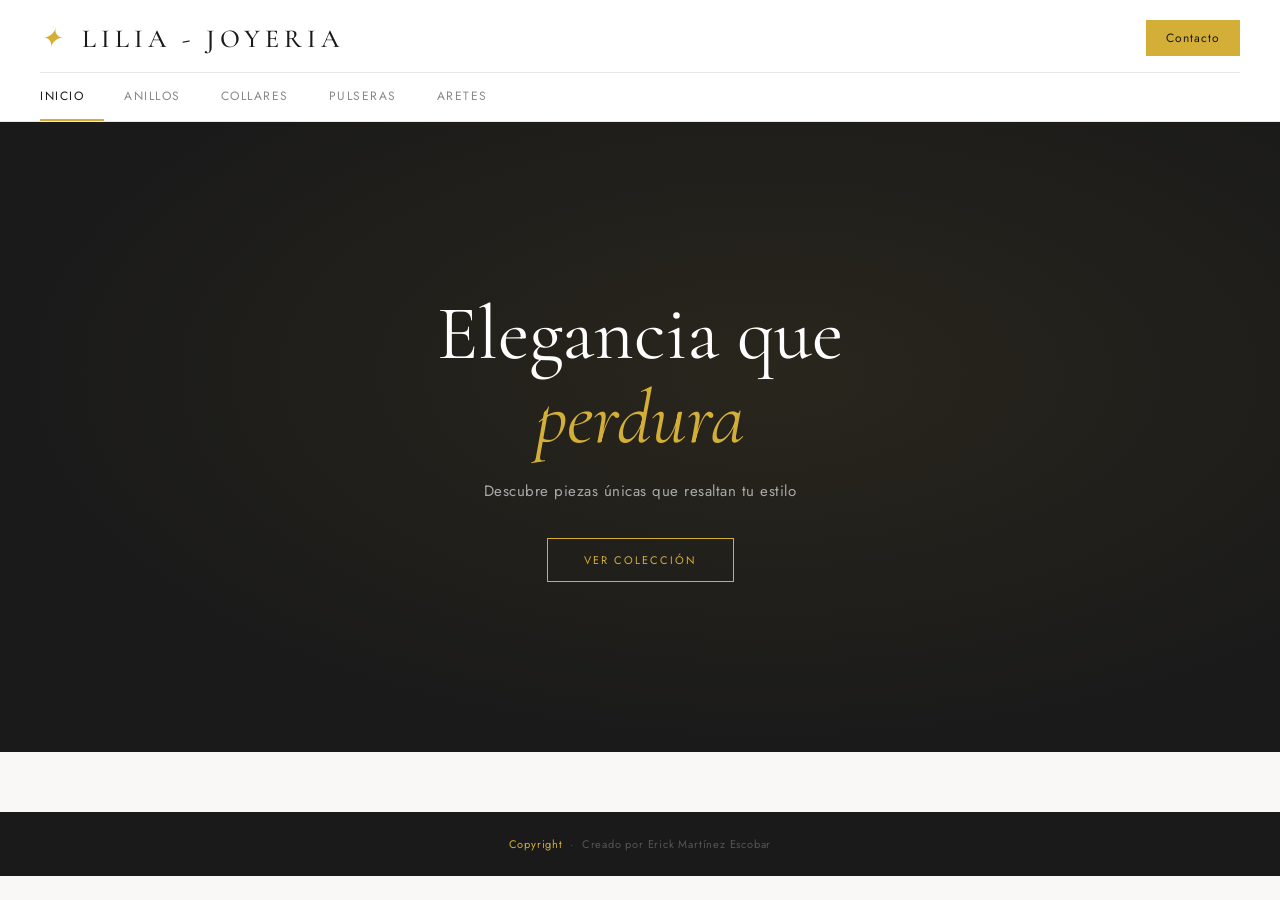
<file: index.html>
<!DOCTYPE html>
<html lang="es">
<head>
    <meta charset="UTF-8">
    <meta name="viewport" content="width=device-width, initial-scale=1.0">
    <title>Lilia Joyería — Inicio</title>
    <link rel="stylesheet" href="styles.css">
</head>
<body>



    <!-- HEADER -->
    <header class="header">
        <div class="header-top">
            <a href="index.html" class="logo"><span class="gem">✦</span> LILIA - JOYERIA </a>
            <div class="header-actions">
                <a href="contacto.html" class="btn-contacto">Contacto</a>
            </div>
        </div>
        <nav class="nav">
            <a href="index.html" class="active">Inicio</a>
            <a href="anillos.html">Anillos</a>
            <a href="collares.html">Collares</a>
            <a href="pulseras.html">Pulseras</a>
            <a href="aretes.html">Aretes</a>
        </nav>
    </header>

    <!-- HERO -->
    <section class="hero">
        <div class="hero-content">
            <h1>Elegancia que<br><em>perdura</em></h1>
            <p>Descubre piezas únicas que resaltan tu estilo</p>
            <a href="anillos.html" class="hero-cta">Ver colección</a>
        </div>
    </section>

    <!-- FOOTER -->
    <footer class="footer">
        <strong>Copyright</strong> &nbsp;·&nbsp; <span class="autor">Creado por Erick Martínez Escobar</span>
    </footer>

    <script src="https://identity.netlify.com/v1/netlify-identity-widget.js"></script>
    <script>
        if (window.netlifyIdentity) {
            window.netlifyIdentity.on("init", user => {
                if (!user) {
                    window.netlifyIdentity.on("login", () => {
                        document.location.href = "/admin/";
                    });
                }
            });
        }
    </script>

</body>
</html>
</file>
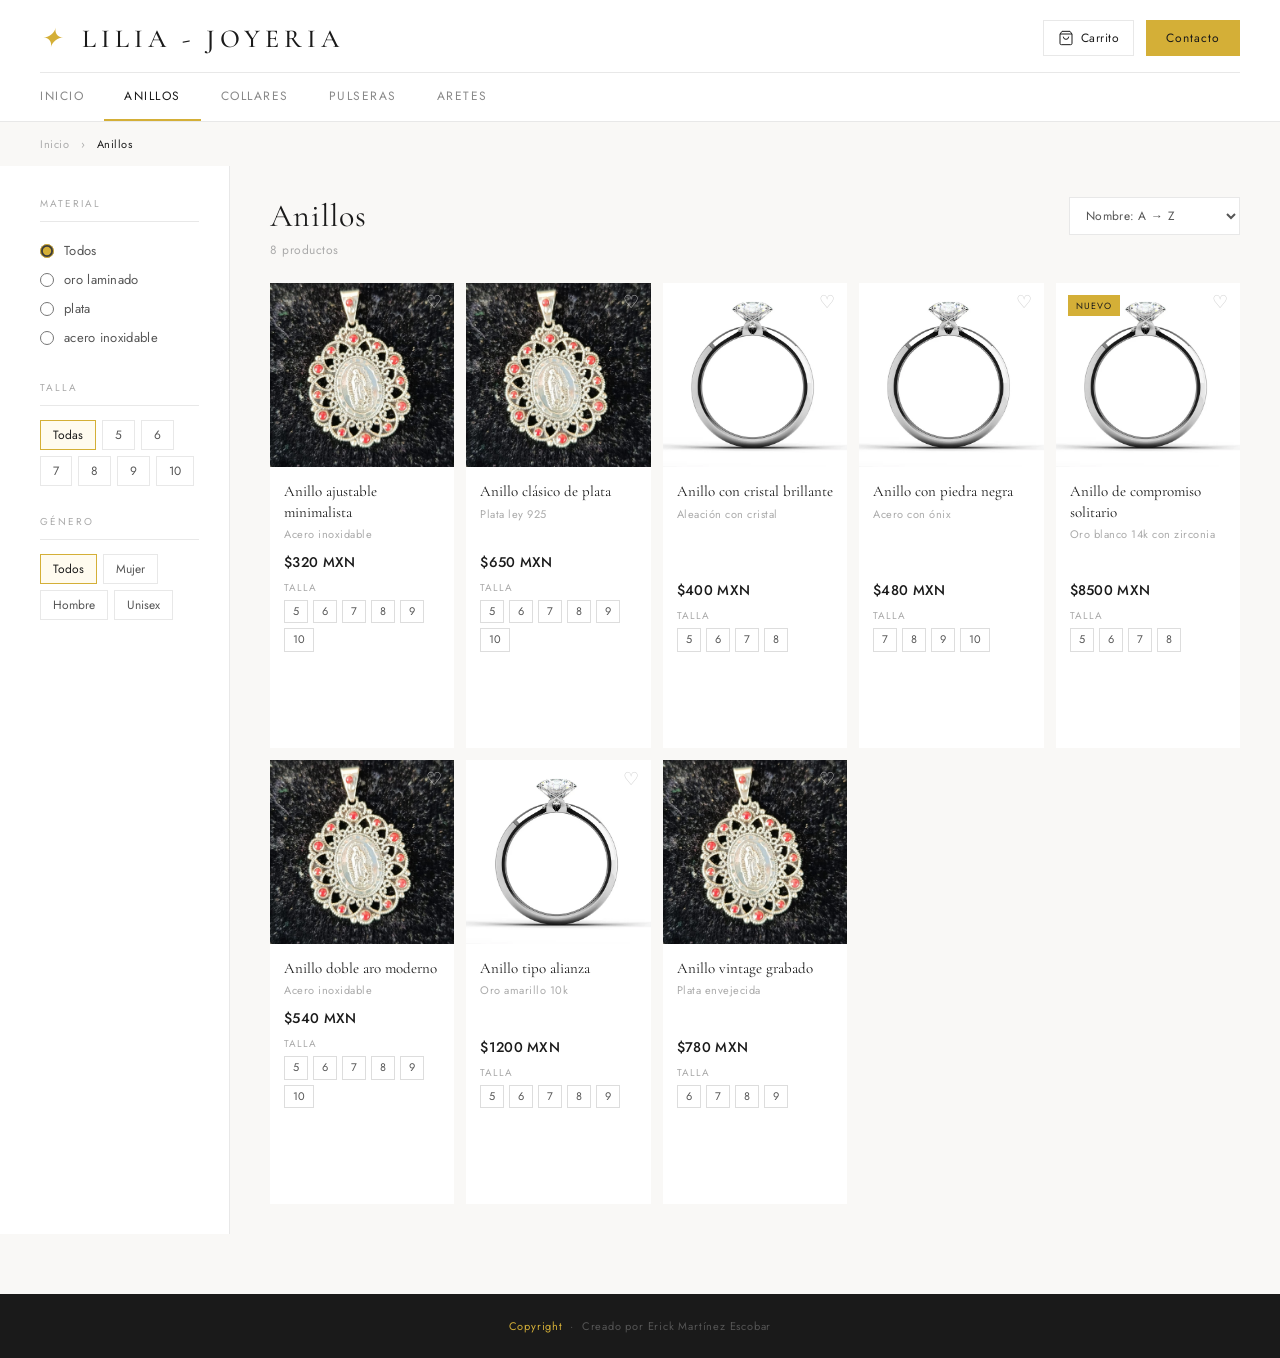
<file: anillos.html>
<!DOCTYPE html>
<html lang="es">
<head>
    <meta charset="UTF-8">
    <meta name="viewport" content="width=device-width, initial-scale=1.0">
    <title>Anillos — Lilia Joyería</title>
    <link rel="stylesheet" href="styles.css">
    <style>
        .products-grid { gap: 12px; background: transparent; border: none; }
        .filter-item input[type="radio"] { accent-color: var(--gold); width: 14px; height: 14px; cursor: pointer; }
        .size-btn.all-active { border-color: var(--gold); background: #fffbef; color: var(--black); }
        .no-results { grid-column: 1 / -1; text-align: center; padding: 60px 20px; color: #aaa; font-size: 14px; letter-spacing: 0.5px; }
        .filter-reset { font-size: 11px; color: #aaa; cursor: pointer; text-decoration: underline; background: none; border: none; font-family: var(--font-body); letter-spacing: 0.5px; margin-top: 8px; display: none; }
        .filter-reset:hover { color: var(--black); }
        .card-tallas-label { font-size: 10px; letter-spacing: 1px; text-transform: uppercase; color: #aaa; margin: 8px 0 5px; }
        .card-tallas { display: flex; flex-wrap: wrap; gap: 5px; margin-bottom: 8px; }
        .card-talla-btn { border: 1px solid #ddd; background: none; font-size: 11px; font-family: var(--font-body); padding: 3px 8px; cursor: pointer; color: #555; transition: all 0.15s; line-height: 1.4; }
        .card-talla-btn:hover { border-color: var(--black); color: var(--black); }
        .card-talla-btn.sel { border-color: var(--black); background: var(--black); color: #fff; }
        .card-talla-aviso { font-size: 10px; color: #e05555; min-height: 14px; margin-bottom: 2px; }
        .genero-btns { display: flex; flex-wrap: wrap; gap: 6px; }
        .genero-btn { border: 1px solid var(--gray-light); background: none; padding: 5px 12px; font-size: 12px; font-family: var(--font-body); cursor: pointer; color: #555; transition: all 0.2s; }
        .genero-btn:hover { border-color: var(--black); color: var(--black); }
        .genero-btn.active { border-color: var(--gold); background: #fffbef; color: var(--black); }
    </style>
</head>
<body>

    <header class="header">
        <div class="header-top">
            <a href="index.html" class="logo"><span class="gem">✦</span> LILIA - JOYERIA</a>
            <div class="header-actions">
                <a href="carrito.html" class="carrito-btn">
                    <svg viewBox="0 0 24 24" fill="none" stroke="currentColor" stroke-width="1.5">
                        <path d="M6 2L3 6v14a2 2 0 002 2h14a2 2 0 002-2V6l-3-4z"/>
                        <line x1="3" y1="6" x2="21" y2="6"/>
                        <path d="M16 10a4 4 0 01-8 0"/>
                    </svg>
                    Carrito
                    <span id="carrito-badge">0</span>
                </a>
                <a href="contacto.html" class="btn-contacto">Contacto</a>
            </div>
        </div>
        <nav class="nav">
            <a href="index.html">Inicio</a>
            <a href="anillos.html" class="active">Anillos</a>
            <a href="collares.html">Collares</a>
            <a href="pulseras.html">Pulseras</a>
            <a href="aretes.html">Aretes</a>
        </nav>
    </header>

    <div class="breadcrumb">
        <a href="index.html">Inicio</a>
        <span class="sep">›</span>
        <span class="current">Anillos</span>
    </div>

    <div class="catalog-layout">

        <aside class="sidebar">

            <!-- MATERIAL: se genera dinámicamente desde el JSON -->
            <div class="sidebar-section">
                <div class="sidebar-title">Material</div>
                <div id="filtros-material">
                    <div class="filter-item">
                        <input type="radio" name="material" id="m-todos" value="" checked>
                        <label for="m-todos">Todos</label>
                    </div>
                </div>
            </div>

            <!-- TALLA: se genera dinámicamente desde el JSON -->
            <div class="sidebar-section">
                <div class="sidebar-title">Talla</div>
                <div class="size-options" id="filtros-talla">
                    <button class="size-btn all-active" data-talla="">Todas</button>
                </div>
                <button class="filter-reset" id="reset-talla">Quitar filtro de talla</button>
            </div>

            <!-- GÉNERO -->
            <div class="sidebar-section">
                <div class="sidebar-title">Género</div>
                <div class="genero-btns">
                    <button class="genero-btn active" data-genero="">Todos</button>
                    <button class="genero-btn" data-genero="mujer">Mujer</button>
                    <button class="genero-btn" data-genero="hombre">Hombre</button>
                    <button class="genero-btn" data-genero="unisex">Unisex</button>
                </div>
            </div>

        </aside>

        <main class="catalog-main">

            <div class="catalog-header">
                <h1 class="catalog-title">Anillos</h1>
                <select class="sort-select" id="sort-select">
                    <option value="az">Nombre: A → Z</option>
                    <option value="za">Nombre: Z → A</option>
                    <option value="asc">Precio: menor a mayor</option>
                    <option value="desc">Precio: mayor a menor</option>
                    <option value="new">Más nuevos</option>
                </select>
            </div>
            <div class="result-count" id="result-count">Cargando productos...</div>
            <div class="products-grid" id="contenedor-productos"></div>

        </main>
    </div>

    <footer class="footer">
        <strong>Copyright</strong> &nbsp;·&nbsp; <span class="autor">Creado por Erick Martínez Escobar</span>
    </footer>

    <script src="carrito.js"></script>
    <script>
        let todosLosProductos = [];
        let filtroMaterial    = "";
        let filtroTalla       = "";
        let filtroGenero      = "";
        let ordenActual       = "az";
        const tallasSeleccionadas = {};
        const TALLA_ORDEN = {"XS":0,"S":1,"M":2,"L":3,"XL":4,"XXL":5};

        function ordenarTallas(arr) {
            const sonTexto = arr.some(t => isNaN(Number(t)));
            if (sonTexto) return arr.sort((a,b) => (TALLA_ORDEN[a]??99)-(TALLA_ORDEN[b]??99));
            return arr.sort((a,b) => Number(a)-Number(b));
        }

        function construirFiltros(productos) {
            const materialesVistos = new Set();
            const contMat = document.getElementById("filtros-material");
            productos.forEach(p => {
                const clave = (p.material_filtro||"").toLowerCase().trim();
                const label = p.material_filtro||p.material;
                if (clave && !materialesVistos.has(clave)) {
                    materialesVistos.add(clave);
                    const id = "m-"+clave.replace(/ /g,'-');
                    const div = document.createElement("div");
                    div.className = "filter-item";
                    div.innerHTML = '<input type="radio" name="material" id="'+id+'" value="'+clave+'"><label for="'+id+'">'+label+'</label>';
                    contMat.appendChild(div);
                }
            });
            document.querySelectorAll('input[name="material"]').forEach(r => {
                r.addEventListener('change', () => { filtroMaterial = r.value; renderProductos(); });
            });

            const tallasSet = new Set();
            productos.forEach(p => (p.tallas||[]).forEach(t => tallasSet.add(String(t))));
            const contTalla = document.getElementById("filtros-talla");
            ordenarTallas([...tallasSet]).forEach(t => {
                const btn = document.createElement("button");
                btn.className = "size-btn"; btn.dataset.talla = t; btn.textContent = t;
                contTalla.appendChild(btn);
            });

            const resetTalla = document.getElementById("reset-talla");
            document.querySelectorAll('.size-btn').forEach(btn => {
                btn.addEventListener('click', () => {
                    document.querySelectorAll('.size-btn').forEach(b => b.classList.remove('active','all-active'));
                    btn.classList.add('active');
                    if (btn.dataset.talla === '') btn.classList.add('all-active');
                    filtroTalla = btn.dataset.talla;
                    resetTalla.style.display = filtroTalla ? 'inline-block' : 'none';
                    renderProductos();
                });
            });
            resetTalla.addEventListener('click', () => {
                filtroTalla = "";
                document.querySelectorAll('.size-btn').forEach(b => b.classList.remove('active','all-active'));
                document.querySelector('[data-talla=""]').classList.add('all-active');
                resetTalla.style.display = 'none';
                renderProductos();
            });

            document.querySelectorAll('.genero-btn').forEach(btn => {
                btn.addEventListener('click', () => {
                    document.querySelectorAll('.genero-btn').forEach(b => b.classList.remove('active'));
                    btn.classList.add('active');
                    filtroGenero = btn.dataset.genero;
                    renderProductos();
                });
            });
        }

        function renderProductos() {
            const contenedor = document.getElementById("contenedor-productos");
            const contador   = document.getElementById("result-count");
            let lista = todosLosProductos.filter(p => {
                const matFiltro = (p.material_filtro||p.material||"").toLowerCase();
                const tallas    = (p.tallas||[]).map(t => String(t));
                const genero    = (p.genero||"").toLowerCase();
                const pasaMaterial = !filtroMaterial || matFiltro === filtroMaterial;
                const pasaTalla    = !filtroTalla    || tallas.includes(filtroTalla);
                const pasaGenero   = !filtroGenero   || genero === filtroGenero || genero === "unisex";
                return pasaMaterial && pasaTalla && pasaGenero;
            });
            lista = [...lista];
            if (ordenActual==="asc")  lista.sort((a,b)=>Number(a.precio)-Number(b.precio));
            if (ordenActual==="desc") lista.sort((a,b)=>Number(b.precio)-Number(a.precio));
            if (ordenActual==="az")   lista.sort((a,b)=>a.nombre.localeCompare(b.nombre,'es'));
            if (ordenActual==="za")   lista.sort((a,b)=>b.nombre.localeCompare(a.nombre,'es'));
            if (ordenActual==="new")  lista = [...lista].reverse();

            if (lista.length === 0) {
                contenedor.innerHTML = '<div class="no-results">No hay productos con ese filtro.</div>';
                contador.textContent = "0 productos"; return;
            }

            contenedor.innerHTML = lista.map(p => {
                const idx      = todosLosProductos.indexOf(p);
                const imgSrc   = p.imagen.startsWith('/') ? p.imagen.substring(1) : p.imagen;
                const badge    = p.badge ? '<span class="card-badge '+(p.badge==='Nuevo'?'gold':'')+'">' + p.badge + '</span>' : '';
                const oldPrice = p.precio_anterior ? '<span class="old-price">$'+p.precio_anterior+'</span>' : '';
                const tallas   = p.tallas || [];
                let tallasHTML = '';
                if (tallas.length > 0) {
                    const btns = tallas.map(t =>
                        '<button class="card-talla-btn" data-idx="'+idx+'" data-talla="'+t+'" onclick="event.stopPropagation();selTalla(this,'+idx+')">'+t+'</button>'
                    ).join('');
                    tallasHTML = '<div class="card-tallas-label">Talla</div><div class="card-tallas" id="tallas-card-'+idx+'">'+btns+'</div><div class="card-talla-aviso" id="aviso-card-'+idx+'"></div>';
                }
                return '<div class="card" onclick="verProducto('+idx+')">' +
                    '<div class="card-img-wrap">' +
                        '<img src="'+imgSrc+'" alt="'+p.nombre+'" onerror="this.style.display=&quot;none&quot;">' +
                        badge +
                        '<button class="card-wishlist" onclick="event.stopPropagation()">&#9825;</button>' +
                    '</div>' +
                    '<div class="card-info">' +
                        '<h3>'+p.nombre+'</h3>' +
                        '<div class="card-material">'+p.material+'</div>' +
                        '<div class="card-price">$'+p.precio+' MXN '+oldPrice+'</div>' +
                        tallasHTML +
                        '<button class="card-btn" onclick="event.stopPropagation();agregarAlCarrito('+idx+',this)">Agregar al carrito</button>' +
                    '</div>' +
                '</div>';
            }).join('');

            const n = lista.length;
            contador.textContent = n + (n===1?' producto':' productos');
        }

        function selTalla(btn, idx) {
            document.querySelectorAll('[data-idx="'+idx+'"]').forEach(b => b.classList.remove('sel'));
            btn.classList.add('sel');
            tallasSeleccionadas[idx] = btn.dataset.talla;
            const av = document.getElementById('aviso-card-'+idx);
            if (av) av.textContent = "";
        }

        function agregarAlCarrito(i, btn) {
            const p = window.productos[i];
            const tallas = p.tallas || [];
            if (tallas.length > 0 && !tallasSeleccionadas[i]) {
                const av = document.getElementById('aviso-card-'+i);
                if (av) av.textContent = "Elige una talla";
                return;
            }
            Carrito.agregar(p, tallasSeleccionadas[i] || null);
            const orig = btn.textContent;
            btn.textContent = "¡Agregado!"; btn.style.background = "#2a9d5c"; btn.style.color = "#fff";
            setTimeout(() => { btn.textContent = orig; btn.style.background = ""; btn.style.color = ""; }, 1800);
        }

        function verProducto(i) {
            localStorage.setItem("producto", JSON.stringify(window.productos[i]));
            window.location.href = "detalle.html";
        }

        document.getElementById("sort-select").addEventListener('change', function() {
            ordenActual = this.value; renderProductos();
        });

        fetch('data/productos.json?v=' + new Date().getTime())
            .then(res => { if(!res.ok) throw new Error(); return res.json(); })
            .then(data => {
                todosLosProductos = data.items;
                window.productos  = data.items;
                construirFiltros(data.items);
                renderProductos();
            })
            .catch(() => {
                document.getElementById("result-count").textContent = "Abre con Live Server para ver los productos";
                document.getElementById("contenedor-productos").innerHTML =
                    '<div class="no-results">En VS Code: clic derecho en index.html &#8594; <strong>Open with Live Server</strong></div>';
            });
    </script>

</body>
</html>
</file>
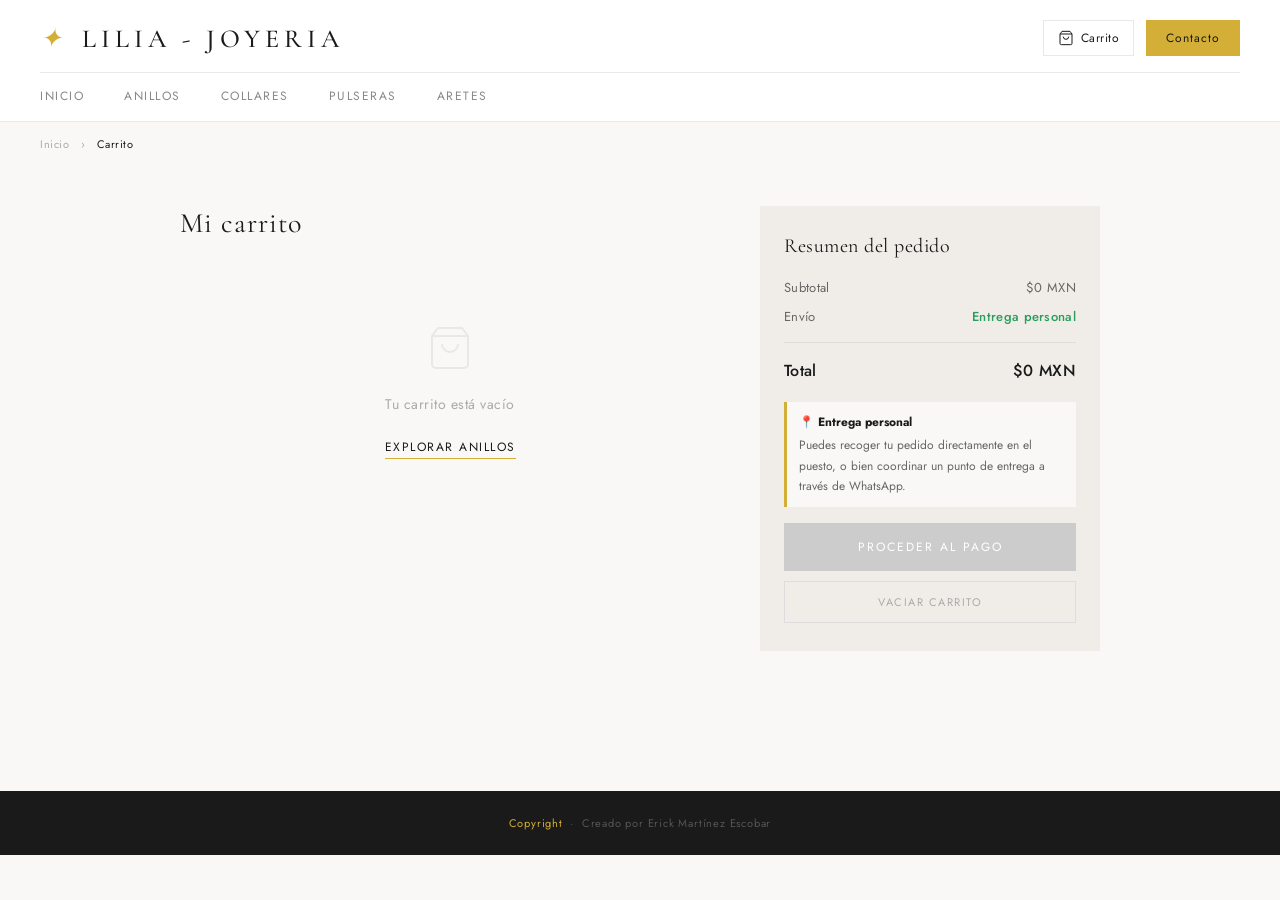
<file: carrito.html>
<!DOCTYPE html>
<html lang="es">
<head>
    <meta charset="UTF-8">
    <meta name="viewport" content="width=device-width, initial-scale=1.0">
    <title>Carrito — Lilia Joyería</title>
    <link rel="stylesheet" href="styles.css">
    <style>
        /* ── Recibo imprimible ── */
        .recibo {
            font-family: 'Courier New', monospace;
            font-size: 13px;
            line-height: 1.7;
            color: #1a1a1a;
            max-width: 380px;
            margin: 0 auto;
        }
        .recibo-header {
            text-align: center;
            border-bottom: 1px dashed #ccc;
            padding-bottom: 12px;
            margin-bottom: 12px;
        }
        .recibo-header h3 {
            font-size: 16px;
            letter-spacing: 3px;
            margin-bottom: 2px;
        }
        .recibo-header .recibo-sub {
            font-size: 11px;
            color: #888;
        }
        .recibo-seccion {
            border-bottom: 1px dashed #ccc;
            padding-bottom: 10px;
            margin-bottom: 10px;
        }
        .recibo-fila {
            display: flex;
            justify-content: space-between;
            gap: 12px;
        }
        .recibo-fila .r-label { color: #888; }
        .recibo-items .ri {
            padding: 6px 0;
            border-bottom: 1px dotted #eee;
        }
        .recibo-items .ri:last-child { border: none; }
        .recibo-items .ri-nombre { font-weight: bold; font-size: 12px; }
        .recibo-items .ri-det { font-size: 11px; color: #666; }
        .recibo-items .ri-precio { font-size: 12px; text-align: right; margin-top: 2px; }
        .recibo-total {
            font-size: 15px;
            font-weight: bold;
            display: flex;
            justify-content: space-between;
            margin-top: 4px;
        }
        .recibo-entrega {
            background: #fffbef;
            border: 1px dashed #d4af37;
            padding: 10px;
            font-size: 11px;
            line-height: 1.8;
            margin: 10px 0;
            color: #555;
        }
        .recibo-entrega strong { color: #1a1a1a; }
        .recibo-banco {
            background: #f5f5f5;
            padding: 10px;
            font-size: 11px;
            line-height: 2;
        }
        .recibo-banco strong { color: #d4af37; }
        .recibo-footer {
            text-align: center;
            font-size: 10px;
            color: #aaa;
            margin-top: 10px;
        }

        /* ── Botones del modal ── */
        .modal-acciones {
            display: flex;
            gap: 10px;
            margin-top: 20px;
            flex-wrap: wrap;
        }
        .btn-imprimir {
            flex: 1;
            background: none;
            border: 1px solid var(--gold);
            color: var(--black);
            padding: 12px;
            font-family: var(--font-body);
            font-size: 11px;
            letter-spacing: 1.5px;
            text-transform: uppercase;
            cursor: pointer;
            transition: background 0.2s;
        }
        .btn-imprimir:hover { background: #fffbef; }
        .btn-confirmar-pago {
            flex: 1;
            background: #2a9d5c;
            color: #fff;
            border: none;
            padding: 12px;
            font-family: var(--font-body);
            font-size: 11px;
            letter-spacing: 1.5px;
            text-transform: uppercase;
            cursor: pointer;
            transition: background 0.2s;
        }
        .btn-confirmar-pago:hover { background: #238a50; }

        /* ── Pantalla pedido confirmado ── */
        .confirmado-wrap {
            text-align: center;
            padding: 20px 0 10px;
        }
        .confirmado-icono {
            font-size: 48px;
            margin-bottom: 12px;
            display: block;
        }
        .confirmado-wrap h2 {
            font-family: var(--font-display);
            font-size: 24px;
            font-weight: 400;
            margin-bottom: 10px;
        }
        .confirmado-wrap p {
            font-size: 13px;
            color: #666;
            line-height: 1.8;
            margin-bottom: 8px;
        }
        .btn-volver-tienda {
            display: inline-block;
            margin-top: 16px;
            background: var(--black);
            color: #fff;
            padding: 13px 28px;
            font-family: var(--font-body);
            font-size: 11px;
            letter-spacing: 2px;
            text-transform: uppercase;
            text-decoration: none;
            transition: background 0.2s;
        }
        .btn-volver-tienda:hover { background: var(--gold); color: var(--black); }

        @media print {
            body > *:not(.modal-overlay) { display: none !important; }
            .modal-overlay { display: block !important; background: none !important; }
            .modal-box { box-shadow: none !important; border: none !important; max-width: 100% !important; }
            .modal-acciones, .modal-cerrar { display: none !important; }
        }
    </style>
</head>
<body>

    <header class="header">
        <div class="header-top">
            <a href="index.html" class="logo"><span class="gem">✦</span> LILIA - JOYERIA</a>
            <div class="header-actions">
                <a href="carrito.html" class="carrito-btn">
                    <svg viewBox="0 0 24 24" fill="none" stroke="currentColor" stroke-width="1.5">
                        <path d="M6 2L3 6v14a2 2 0 002 2h14a2 2 0 002-2V6l-3-4z"/>
                        <line x1="3" y1="6" x2="21" y2="6"/>
                        <path d="M16 10a4 4 0 01-8 0"/>
                    </svg>
                    Carrito
                    <span id="carrito-badge">0</span>
                </a>
                <a href="contacto.html" class="btn-contacto">Contacto</a>
            </div>
        </div>
        <nav class="nav">
            <a href="index.html">Inicio</a>
            <a href="anillos.html">Anillos</a>
            <a href="collares.html">Collares</a>
            <a href="pulseras.html">Pulseras</a>
            <a href="aretes.html">Aretes</a>
        </nav>
    </header>

    <div class="breadcrumb">
        <a href="index.html">Inicio</a>
        <span class="sep">›</span>
        <span class="current">Carrito</span>
    </div>

    <div class="carrito-page">
        <div>
            <h1 class="carrito-lista-titulo">Mi carrito</h1>
            <div id="carrito-lista"></div>
        </div>

        <aside class="carrito-resumen">
            <h2>Resumen del pedido</h2>

            <div class="resumen-fila">
                <span>Subtotal</span>
                <span id="res-subtotal">$0 MXN</span>
            </div>
            <div class="resumen-fila">
                <span>Envío</span>
                <span style="color:#2a9d5c;font-weight:500">Entrega personal</span>
            </div>
            <div class="resumen-fila total">
                <span>Total</span>
                <span id="res-total">$0 MXN</span>
            </div>

            <!-- Nota de entrega -->
            <div style="background:#f9f8f6;border-left:3px solid var(--gold);padding:10px 12px;font-size:12px;color:#666;line-height:1.7;margin-bottom:16px">
                <strong style="color:var(--black);display:block;margin-bottom:3px">&#128205; Entrega personal</strong>
                Puedes recoger tu pedido directamente en el puesto, o bien coordinar
                un punto de entrega a través de WhatsApp.
            </div>

            <button class="btn-pagar" id="btn-pagar" disabled>
                Proceder al pago
            </button>
            <button class="btn-vaciar" id="btn-vaciar">
                Vaciar carrito
            </button>
        </aside>
    </div>

    <!-- ── MODAL RECIBO + TRANSFERENCIA ── -->
    <div class="modal-overlay" id="modal-pago">
        <div class="modal-box" style="max-width:500px;max-height:90vh;overflow-y:auto">

            <!-- Vista: recibo -->
            <div id="vista-recibo">
                <div class="recibo" id="recibo-contenido">

                    <div class="recibo-header">
                        <h3>✦ LILIA JOYERÍA ✦</h3>
                        <div class="recibo-sub">Pedido · <span id="r-fecha"></span></div>
                        <div class="recibo-sub">Folio: <strong id="r-folio"></strong></div>
                    </div>

                    <!-- Productos -->
                    <div class="recibo-seccion">
                        <div class="recibo-items" id="r-items"></div>
                    </div>

                    <!-- Total -->
                    <div class="recibo-seccion">
                        <div class="recibo-fila"><span class="r-label">Subtotal</span><span id="r-subtotal"></span></div>
                        <div class="recibo-fila"><span class="r-label">Envío</span><span style="color:#2a9d5c">Entrega personal</span></div>
                        <div class="recibo-total"><span>TOTAL</span><span id="r-total"></span></div>
                    </div>

                    <!-- Entrega -->
                    <div class="recibo-entrega">
                        <strong>&#128205; Forma de entrega:</strong><br>
                        Recoge en el puesto personalmente, o coordina
                        punto de entrega por WhatsApp.<br>
                        <strong>No se cobra envío.</strong>
                    </div>

                    <!-- Banco -->
                    <div class="recibo-seccion">
                        <div style="font-size:11px;color:#888;margin-bottom:6px;letter-spacing:1px">DATOS PARA TRANSFERENCIA</div>
                        <div class="recibo-banco">
                            <strong>Banco:</strong> BBVA / SPEI<br>
                            <strong>Titular:</strong> Lilia Joyería<br>
                            <strong>CLABE:</strong> 000000000000000000<br>
                            <strong>Cuenta:</strong> 0000000000<br>
                            <strong>Concepto:</strong> <span id="r-concepto"></span>
                        </div>
                    </div>

                    <div style="font-size:11px;color:#666;line-height:1.8;margin-top:6px">
                        Envía tu comprobante de pago por <strong>WhatsApp</strong>
                        y recibirás confirmación en menos de 24 h.
                    </div>

                    <div class="recibo-footer">
                        — Gracias por tu compra —<br>
                        Lilia Joyería · Creado con amor ✦
                    </div>
                </div>

                <div class="modal-acciones">
                    <button class="btn-imprimir" onclick="window.print()">&#128438; Guardar / Imprimir</button>
                    <button class="btn-confirmar-pago" id="btn-confirmar-pago">
                        &#10003; Ya realicé la transferencia
                    </button>
                </div>

                <button class="modal-cerrar" id="modal-cerrar" style="width:100%;margin-top:10px">
                    Volver al carrito
                </button>
            </div>

            <!-- Vista: confirmado -->
            <div id="vista-confirmado" style="display:none">
                <div class="confirmado-wrap">
                    <span class="confirmado-icono">&#10003;</span>
                    <h2>¡Pedido registrado!</h2>
                    <p>
                        Gracias por tu compra. Una vez que verifiquemos
                        tu transferencia te avisaremos por WhatsApp.
                    </p>
                    <p>
                        <strong>&#128205; Recuerda:</strong> puedes recoger en el puesto
                        o coordinamos entrega en punto medio por WhatsApp.
                    </p>
                    <p style="font-size:12px;color:#aaa">Folio: <strong id="conf-folio"></strong></p>
                    <a href="anillos.html" class="btn-volver-tienda">Seguir comprando</a>
                </div>
            </div>

        </div>
    </div>

    <footer class="footer">
        <strong>Copyright</strong> &nbsp;·&nbsp; <span class="autor">Creado por Erick Martínez Escobar</span>
    </footer>

    <script src="carrito.js"></script>
    <script>
        function fmt(n) {
            return "$" + Number(n).toLocaleString('es-MX') + " MXN";
        }

        // ── Render carrito ────────────────────────────────────────────
        function renderCarrito() {
            const items    = Carrito.leer();
            const lista    = document.getElementById("carrito-lista");
            const btnPagar = document.getElementById("btn-pagar");

            if (items.length === 0) {
                lista.innerHTML = `
                    <div class="carrito-vacio">
                        <svg viewBox="0 0 24 24" fill="none" stroke="currentColor" stroke-width="1">
                            <path d="M6 2L3 6v14a2 2 0 002 2h14a2 2 0 002-2V6l-3-4z"/>
                            <line x1="3" y1="6" x2="21" y2="6"/>
                            <path d="M16 10a4 4 0 01-8 0"/>
                        </svg>
                        <p>Tu carrito está vacío</p>
                        <a href="anillos.html">Explorar anillos</a>
                    </div>`;
                btnPagar.disabled = true;
                actualizarResumen(0);
                return;
            }

            lista.innerHTML = items.map(item => {
                const imgSrc = item.imagen.startsWith('/') ? item.imagen.substring(1) : item.imagen;
                return `
                <div class="carrito-item" data-id="${item.id}">
                    <img class="carrito-item-img" src="${imgSrc}" alt="${item.nombre}"
                         onerror="this.style.background='#f0ede8'">
                    <div class="carrito-item-info">
                        <h3>${item.nombre}</h3>
                        <div class="ci-material">${item.material}</div>
                        ${item.talla ? `<div class="ci-talla">Talla: <strong>${item.talla}</strong></div>` : ''}
                        <div class="ci-precio">${fmt(item.precio)}</div>
                        <div class="ci-cantidad">
                            <button onclick="cambiarCantidad('${item.id}', ${item.cantidad - 1})">−</button>
                            <span>${item.cantidad}</span>
                            <button onclick="cambiarCantidad('${item.id}', ${item.cantidad + 1})">+</button>
                        </div>
                    </div>
                    <button class="ci-eliminar" onclick="eliminarItem('${item.id}')" title="Eliminar">×</button>
                </div>`;
            }).join('');

            btnPagar.disabled = false;
            actualizarResumen(Carrito.total());
        }

        function actualizarResumen(subtotal) {
            document.getElementById("res-subtotal").textContent = fmt(subtotal);
            document.getElementById("res-total").textContent    = fmt(subtotal);
        }

        function cambiarCantidad(id, n) { Carrito.setCantidad(id, n); renderCarrito(); }
        function eliminarItem(id)        { Carrito.eliminar(id);       renderCarrito(); }

        document.getElementById("btn-vaciar").addEventListener('click', () => {
            if (confirm("¿Vaciar el carrito?")) { Carrito.vaciar(); renderCarrito(); }
        });

        // ── Generar recibo y abrir modal ──────────────────────────────
        document.getElementById("btn-pagar").addEventListener('click', () => {
            const items  = Carrito.leer();
            const total  = Carrito.total();
            const folio  = "LJ-" + Date.now().toString().slice(-7);
            const fecha  = new Date().toLocaleDateString('es-MX', {
                day: '2-digit', month: 'long', year: 'numeric',
                hour: '2-digit', minute: '2-digit'
            });

            // Llenar recibo
            document.getElementById("r-fecha").textContent   = fecha;
            document.getElementById("r-folio").textContent   = folio;
            document.getElementById("r-concepto").textContent = folio;
            document.getElementById("r-subtotal").textContent = fmt(total);
            document.getElementById("r-total").textContent    = fmt(total);

            // Líneas de productos
            document.getElementById("r-items").innerHTML = items.map(item => `
                <div class="ri">
                    <div class="ri-nombre">${item.nombre}</div>
                    <div class="ri-det">
                        Material: ${item.material}
                        ${item.talla ? ' · Talla: ' + item.talla : ''}
                        · Cantidad: ${item.cantidad}
                    </div>
                    <div class="ri-precio">${fmt(item.precio)} × ${item.cantidad} = ${fmt(item.precio * item.cantidad)}</div>
                </div>
            `).join('');

            // Guardar folio para pantalla de confirmado
            document.getElementById("conf-folio").textContent = folio;

            // Mostrar vista recibo
            document.getElementById("vista-recibo").style.display    = "block";
            document.getElementById("vista-confirmado").style.display = "none";
            document.getElementById("modal-pago").classList.add("visible");
        });

        // ── Confirmar pago → vaciar carrito ───────────────────────────
        document.getElementById("btn-confirmar-pago").addEventListener('click', () => {
            Carrito.vaciar();                          // vaciar carrito
            renderCarrito();                           // actualizar vista carrito
            // Cambiar a pantalla de confirmado
            document.getElementById("vista-recibo").style.display    = "none";
            document.getElementById("vista-confirmado").style.display = "block";
        });

        // ── Cerrar modal ──────────────────────────────────────────────
        document.getElementById("modal-cerrar").addEventListener('click', () => {
            document.getElementById("modal-pago").classList.remove("visible");
        });
        document.getElementById("modal-pago").addEventListener('click', function(e) {
            if (e.target === this) this.classList.remove("visible");
        });

        // Init
        renderCarrito();
    </script>

</body>
</html>
</file>
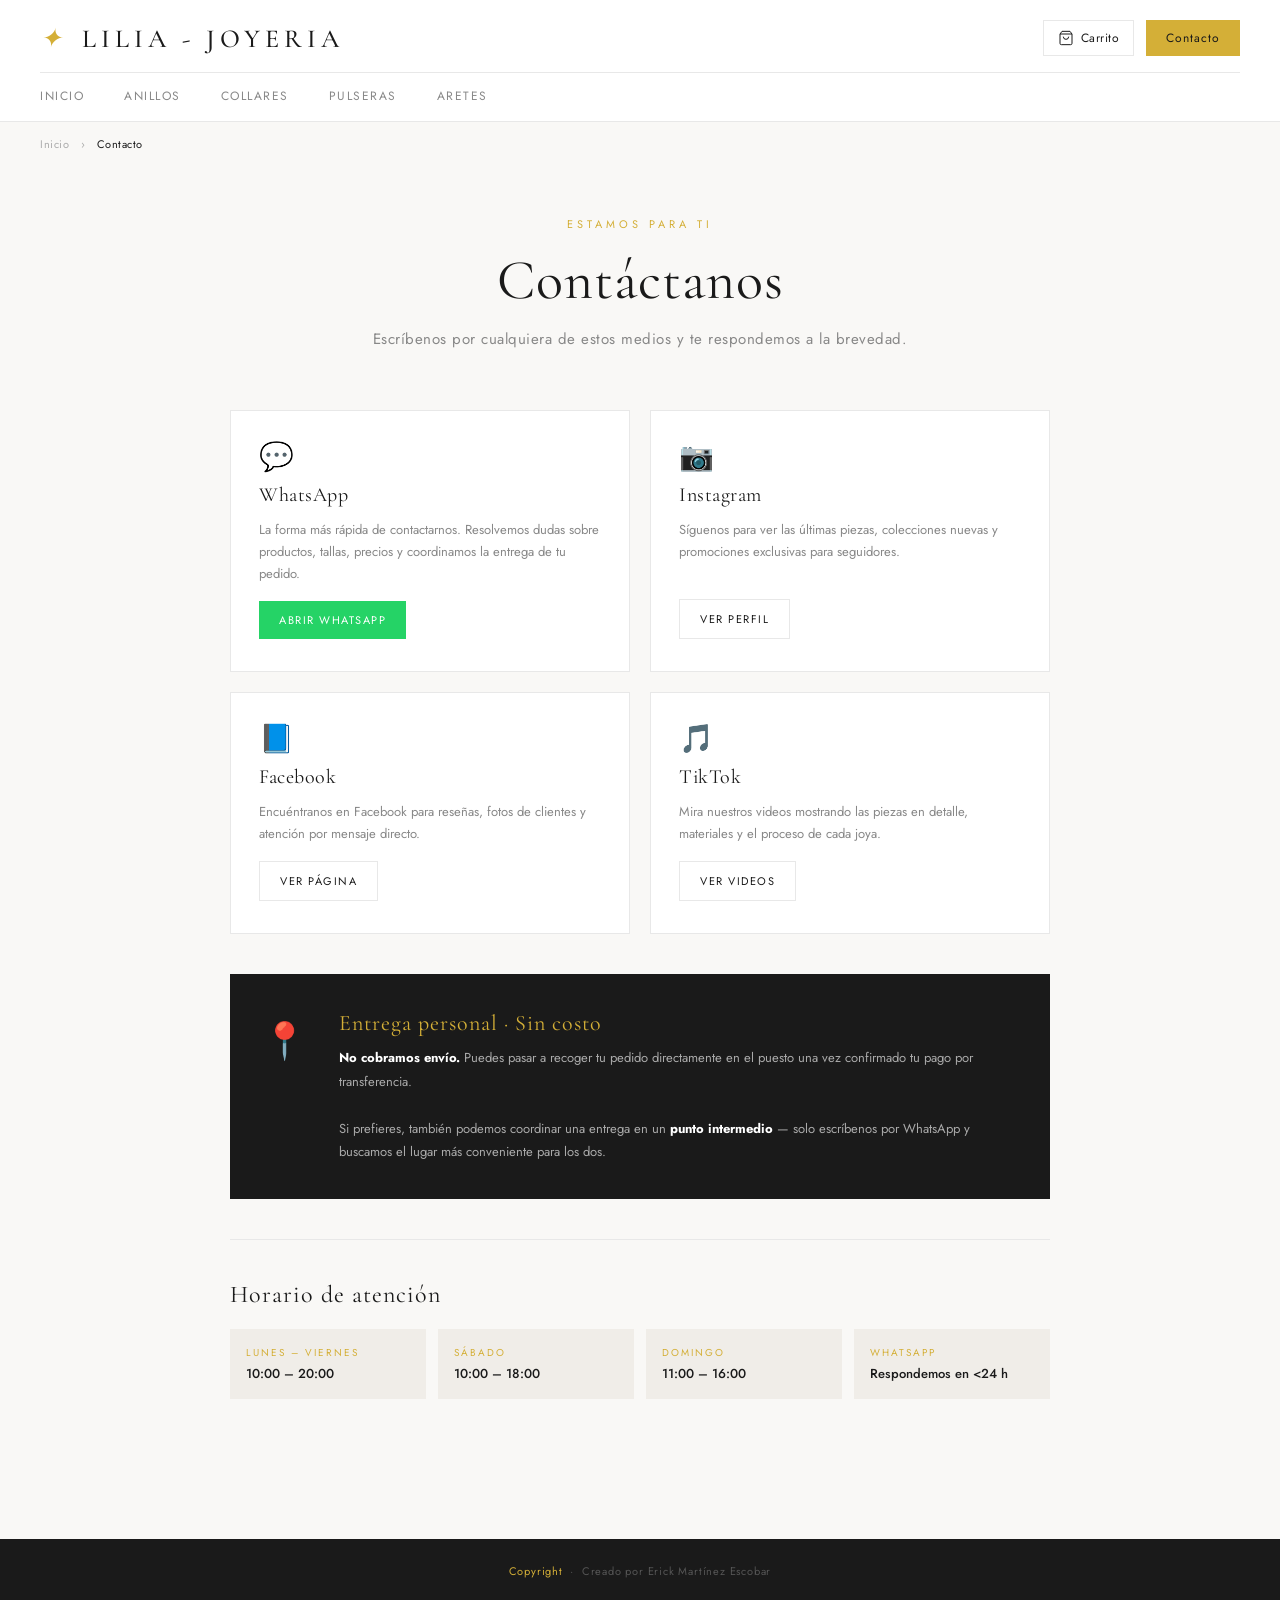
<file: contacto.html>
<!DOCTYPE html>
<html lang="es">
<head>
    <meta charset="UTF-8">
    <meta name="viewport" content="width=device-width, initial-scale=1.0">
    <title>Contacto — Lilia Joyería</title>
    <link rel="stylesheet" href="styles.css">
</head>
<body>

    <header class="header">
        <div class="header-top">
            <a href="index.html" class="logo"><span class="gem">✦</span> LILIA - JOYERIA</a>
            <div class="header-actions">
                <a href="carrito.html" class="carrito-btn">
                    <svg viewBox="0 0 24 24" fill="none" stroke="currentColor" stroke-width="1.5">
                        <path d="M6 2L3 6v14a2 2 0 002 2h14a2 2 0 002-2V6l-3-4z"/>
                        <line x1="3" y1="6" x2="21" y2="6"/>
                        <path d="M16 10a4 4 0 01-8 0"/>
                    </svg>
                    Carrito
                    <span id="carrito-badge">0</span>
                </a>
                <a href="contacto.html" class="btn-contacto">Contacto</a>
            </div>
        </div>
        <nav class="nav">
            <a href="index.html">Inicio</a>
            <a href="anillos.html">Anillos</a>
            <a href="collares.html">Collares</a>
            <a href="pulseras.html">Pulseras</a>
            <a href="aretes.html">Aretes</a>
        </nav>
    </header>

    <div class="breadcrumb">
        <a href="index.html">Inicio</a>
        <span class="sep">›</span>
        <span class="current">Contacto</span>
    </div>

    <div class="contacto-page">

        <!-- HERO -->
        <div class="contacto-hero">
            <div class="eyebrow">Estamos para ti</div>
            <h1>Contáctanos</h1>
            <p>Escríbenos por cualquiera de estos medios y te respondemos a la brevedad.</p>
        </div>

        <!-- TARJETAS PRINCIPALES -->
        <div class="contacto-grid">

            <div class="contacto-card">
                <div class="contacto-card-icono">💬</div>
                <div class="contacto-card-titulo">WhatsApp</div>
                <div class="contacto-card-desc">
                    La forma más rápida de contactarnos. Resolvemos dudas sobre productos,
                    tallas, precios y coordinamos la entrega de tu pedido.
                </div>
                <a href="https://wa.me/5215571776744" target="_blank" class="contacto-card-btn whatsapp-btn">
                    Abrir WhatsApp
                </a>
            </div>

            <div class="contacto-card">
                <div class="contacto-card-icono">📷</div>
                <div class="contacto-card-titulo">Instagram</div>
                <div class="contacto-card-desc">
                    Síguenos para ver las últimas piezas, colecciones nuevas y
                    promociones exclusivas para seguidores.
                </div>
                <a href="https://instagram.com/" target="_blank" class="contacto-card-btn outline-btn">
                    Ver perfil
                </a>
            </div>

            <div class="contacto-card">
                <div class="contacto-card-icono">📘</div>
                <div class="contacto-card-titulo">Facebook</div>
                <div class="contacto-card-desc">
                    Encuéntranos en Facebook para reseñas, fotos de clientes
                    y atención por mensaje directo.
                </div>
                <a href="https://facebook.com/" target="_blank" class="contacto-card-btn outline-btn">
                    Ver página
                </a>
            </div>

            <div class="contacto-card">
                <div class="contacto-card-icono">🎵</div>
                <div class="contacto-card-titulo">TikTok</div>
                <div class="contacto-card-desc">
                    Mira nuestros videos mostrando las piezas en detalle,
                    materiales y el proceso de cada joya.
                </div>
                <a href="https://tiktok.com/" target="_blank" class="contacto-card-btn outline-btn">
                    Ver videos
                </a>
            </div>

        </div>

        <!-- ENTREGA -->
        <div class="entrega-section">
            <div class="entrega-icono-wrap">📍</div>
            <div>
                <h2>Entrega personal · Sin costo</h2>
                <p>
                    <strong>No cobramos envío.</strong> Puedes pasar a recoger tu pedido directamente
                    en el puesto una vez confirmado tu pago por transferencia.<br><br>
                    Si prefieres, también podemos coordinar una entrega en un
                    <strong>punto intermedio</strong> — solo escríbenos por WhatsApp y buscamos el lugar
                    más conveniente para los dos.
                </p>
            </div>
        </div>

        <!-- HORARIO -->
        <div class="horario-section">
            <h2>Horario de atención</h2>
            <div class="horario-grid">
                <div class="horario-item">
                    <div class="horario-dia">Lunes – Viernes</div>
                    <div class="horario-hora">10:00 – 20:00</div>
                </div>
                <div class="horario-item">
                    <div class="horario-dia">Sábado</div>
                    <div class="horario-hora">10:00 – 18:00</div>
                </div>
                <div class="horario-item">
                    <div class="horario-dia">Domingo</div>
                    <div class="horario-hora">11:00 – 16:00</div>
                </div>
                <div class="horario-item">
                    <div class="horario-dia">WhatsApp</div>
                    <div class="horario-hora">Respondemos en &lt;24 h</div>
                </div>
            </div>
        </div>

    </div>

    <footer class="footer">
        <strong>Copyright</strong> &nbsp;·&nbsp; <span class="autor">Creado por Erick Martínez Escobar</span>
    </footer>

    <script src="carrito.js"></script>

</body>
</html>
</file>
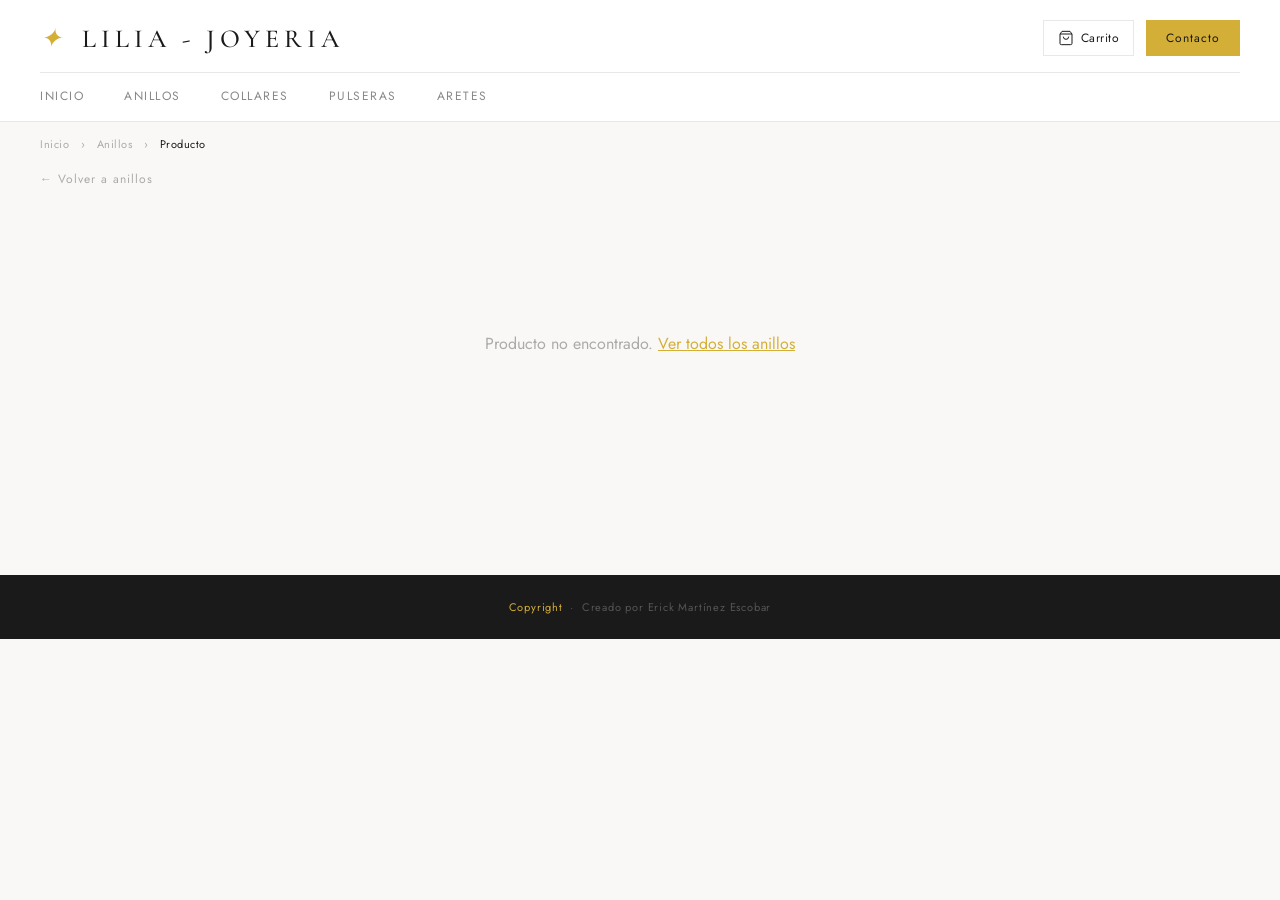
<file: detalle.html>
<!DOCTYPE html>
<html lang="es">
<head>
    <meta charset="UTF-8">
    <meta name="viewport" content="width=device-width, initial-scale=1.0">
    <title>Detalle — Lilia Joyería</title>
    <link rel="stylesheet" href="styles.css">
    <style>
        /* ── Layout detalle ── */
        .detalle-wrap {
            max-width: 1100px;
            margin: 0 auto;
            padding: 40px 40px 80px;
            display: grid;
            grid-template-columns: 1fr 1fr;
            gap: 60px;
            align-items: start;
        }

        /* ── Galería ── */
        .galeria-col {}

        .img-principal-wrap {
            background: #f5f3f0;
            aspect-ratio: 1 / 1;
            display: flex;
            align-items: center;
            justify-content: center;
            overflow: hidden;
            margin-bottom: 12px;
        }
        .img-principal-wrap img {
            width: 100%;
            height: 100%;
            object-fit: cover;
            transition: transform 0.4s ease;
        }
        .img-principal-wrap:hover img {
            transform: scale(1.03);
        }

        .miniaturas {
            display: flex;
            gap: 8px;
        }
        .miniatura {
            width: 72px;
            height: 72px;
            object-fit: cover;
            cursor: pointer;
            border: 2px solid transparent;
            opacity: 0.6;
            transition: opacity 0.2s, border-color 0.2s;
            background: #f5f3f0;
        }
        .miniatura.activa,
        .miniatura:hover {
            opacity: 1;
            border-color: var(--gold);
        }

        /* ── Info col ── */
        .info-col {
            padding-top: 8px;
        }

        .detalle-categoria {
            font-size: 11px;
            letter-spacing: 2px;
            text-transform: uppercase;
            color: #aaa;
            margin-bottom: 10px;
        }

        .detalle-nombre {
            font-family: var(--font-display);
            font-size: 34px;
            font-weight: 400;
            line-height: 1.2;
            color: var(--black);
            margin-bottom: 12px;
            letter-spacing: 0.5px;
        }

        .detalle-material-tag {
            display: inline-block;
            font-size: 11px;
            letter-spacing: 1px;
            color: #888;
            border: 1px solid #e0e0e0;
            padding: 4px 12px;
            margin-bottom: 20px;
        }

        .detalle-precio {
            font-size: 28px;
            font-weight: 500;
            color: var(--black);
            margin-bottom: 6px;
            letter-spacing: 0.5px;
        }
        .detalle-precio-sub {
            font-size: 12px;
            color: #aaa;
            letter-spacing: 0.5px;
            margin-bottom: 28px;
        }

        .divisor {
            border: none;
            border-top: 1px solid #ebebeb;
            margin: 24px 0;
        }

        /* ── Tallas ── */
        .talla-label {
            display: flex;
            justify-content: space-between;
            align-items: center;
            margin-bottom: 12px;
        }
        .talla-label span {
            font-size: 12px;
            letter-spacing: 1px;
            text-transform: uppercase;
            color: #555;
        }
        .talla-guia {
            font-size: 11px;
            color: var(--gold);
            text-decoration: underline;
            cursor: pointer;
            letter-spacing: 0.5px;
        }

        .tallas-grid {
            display: flex;
            flex-wrap: wrap;
            gap: 8px;
            margin-bottom: 8px;
        }
        .talla-btn {
            width: 48px;
            height: 48px;
            border: 1px solid #ddd;
            background: none;
            font-family: var(--font-body);
            font-size: 13px;
            color: #555;
            cursor: pointer;
            transition: all 0.18s;
            display: flex;
            align-items: center;
            justify-content: center;
        }
        .talla-btn:hover {
            border-color: var(--black);
            color: var(--black);
        }
        .talla-btn.seleccionada {
            border-color: var(--black);
            background: var(--black);
            color: #fff;
        }
        .talla-btn.agotada {
            opacity: 0.35;
            cursor: not-allowed;
            text-decoration: line-through;
        }
        .talla-aviso {
            font-size: 12px;
            color: #e05555;
            margin-top: 6px;
            min-height: 18px;
            letter-spacing: 0.3px;
        }

        /* ── Botones acción ── */
        .btn-agregar {
            width: 100%;
            background: var(--black);
            color: #fff;
            border: none;
            padding: 16px;
            font-family: var(--font-body);
            font-size: 12px;
            letter-spacing: 2px;
            text-transform: uppercase;
            cursor: pointer;
            transition: background 0.2s;
            margin-top: 20px;
            margin-bottom: 10px;
        }
        .btn-agregar:hover { background: var(--gold); color: var(--black); }

        .btn-wishlist-full {
            width: 100%;
            background: none;
            border: 1px solid #ddd;
            padding: 14px;
            font-family: var(--font-body);
            font-size: 12px;
            letter-spacing: 1.5px;
            text-transform: uppercase;
            color: #555;
            cursor: pointer;
            transition: border-color 0.2s, color 0.2s;
        }
        .btn-wishlist-full:hover { border-color: var(--gold); color: var(--black); }

        /* ── Descripción ── */
        .detalle-desc {
            font-size: 14px;
            line-height: 1.85;
            color: #666;
            margin-top: 4px;
        }

        /* ── Acordeón de detalles ── */
        .acordeon {
            border-top: 1px solid #ebebeb;
            margin-top: 30px;
        }
        .acordeon-item {
            border-bottom: 1px solid #ebebeb;
        }
        .acordeon-btn {
            width: 100%;
            background: none;
            border: none;
            padding: 16px 0;
            display: flex;
            justify-content: space-between;
            align-items: center;
            font-family: var(--font-body);
            font-size: 13px;
            letter-spacing: 0.8px;
            color: var(--black);
            cursor: pointer;
            text-align: left;
        }
        .acordeon-icono {
            font-size: 18px;
            color: #aaa;
            transition: transform 0.2s;
            line-height: 1;
        }
        .acordeon-item.abierto .acordeon-icono { transform: rotate(45deg); }
        .acordeon-body {
            font-size: 13px;
            line-height: 1.8;
            color: #777;
            padding: 0 0 16px;
            display: none;
        }
        .acordeon-item.abierto .acordeon-body { display: block; }

        /* ── Volver ── */
        .volver {
            display: inline-flex;
            align-items: center;
            gap: 8px;
            font-size: 12px;
            letter-spacing: 1px;
            color: #aaa;
            text-decoration: none;
            margin: 0 0 24px 40px;
            transition: color 0.2s;
        }
        .volver:hover { color: var(--black); }

        /* ── Responsive ── */
        @media (max-width: 860px) {
            .detalle-wrap {
                grid-template-columns: 1fr;
                padding: 20px;
                gap: 30px;
            }
            .volver { margin-left: 20px; }
        }
    </style>
</head>
<body>

    <header class="header">
        <div class="header-top">
            <a href="index.html" class="logo"><span class="gem">✦</span> LILIA - JOYERIA</a>
            <div class="header-actions">
                <a href="carrito.html" class="carrito-btn">
                    <svg viewBox="0 0 24 24" fill="none" stroke="currentColor" stroke-width="1.5">
                        <path d="M6 2L3 6v14a2 2 0 002 2h14a2 2 0 002-2V6l-3-4z"/>
                        <line x1="3" y1="6" x2="21" y2="6"/>
                        <path d="M16 10a4 4 0 01-8 0"/>
                    </svg>
                    Carrito
                    <span id="carrito-badge">0</span>
                </a>
                <a href="contacto.html" class="btn-contacto">Contacto</a>
            </div>
        </div>
        <nav class="nav">
            <a href="index.html">Inicio</a>
            <a href="anillos.html">Anillos</a>
            <a href="collares.html">Collares</a>
            <a href="pulseras.html">Pulseras</a>
            <a href="aretes.html">Aretes</a>
        </nav>
    </header>

    <!-- Breadcrumb dinámico -->
    <div class="breadcrumb">
        <a href="index.html">Inicio</a>
        <span class="sep">›</span>
        <a href="anillos.html">Anillos</a>
        <span class="sep">›</span>
        <span class="current" id="bc-nombre">Producto</span>
    </div>

    <a href="anillos.html" class="volver">← Volver a anillos</a>

    <div class="detalle-wrap">

        <!-- GALERÍA -->
        <div class="galeria-col">
            <div class="img-principal-wrap">
                <img id="img-principal" src="" alt="Producto">
            </div>
            <div class="miniaturas" id="miniaturas"></div>
        </div>

        <!-- INFO -->
        <div class="info-col">

            <div class="detalle-categoria">Anillos</div>
            <h1 class="detalle-nombre" id="det-nombre">—</h1>
            <div class="detalle-material-tag" id="det-material">—</div>

            <div class="detalle-precio" id="det-precio">—</div>
            <div class="detalle-precio-sub">Precio incluye IVA · Envío gratis +$999 MXN</div>

            <hr class="divisor">

            <!-- TALLAS -->
            <div class="talla-label">
                <span>Selecciona tu talla</span>
                <span class="talla-guia">Guía de tallas</span>
            </div>
            <div class="tallas-grid" id="tallas-grid"></div>
            <div class="talla-aviso" id="talla-aviso"></div>

            <!-- BOTONES -->
            <button class="btn-agregar" id="btn-agregar">Agregar al carrito</button>
            <button class="btn-wishlist-full">♡ &nbsp; Guardar en lista de deseos</button>

            <hr class="divisor">

            <!-- DESCRIPCIÓN -->
            <p class="detalle-desc" id="det-desc">—</p>

            <!-- ACORDEÓN -->
            <div class="acordeon" id="acordeon">
                <div class="acordeon-item">
                    <button class="acordeon-btn">
                        Materiales y cuidados
                        <span class="acordeon-icono">+</span>
                    </button>
                    <div class="acordeon-body" id="acordeon-materiales">—</div>
                </div>
                <div class="acordeon-item">
                    <button class="acordeon-btn">
                        Envío y devoluciones
                        <span class="acordeon-icono">+</span>
                    </button>
                    <div class="acordeon-body">
                        Envío gratis en compras mayores a $999 MXN. Entregas en 3–5 días hábiles.
                        Devoluciones aceptadas dentro de los 30 días posteriores a la compra en perfectas condiciones.
                    </div>
                </div>
                <div class="acordeon-item">
                    <button class="acordeon-btn">
                        Garantía
                        <span class="acordeon-icono">+</span>
                    </button>
                    <div class="acordeon-body">
                        Todos nuestros productos cuentan con garantía de por vida contra defectos de fabricación.
                        Contáctanos vía WhatsApp para cualquier reclamación.
                    </div>
                </div>
            </div>

        </div>
    </div>

    <footer class="footer">
        <strong>Copyright</strong> &nbsp;·&nbsp; <span class="autor">Creado por Erick Martínez Escobar</span>
    </footer>

    <script>
        // ── Cargar producto desde localStorage ──────────────────────────
        const p = JSON.parse(localStorage.getItem("producto") || "null");

        if (!p) {
            document.querySelector('.detalle-wrap').innerHTML =
                `<div style="grid-column:1/-1;text-align:center;padding:80px 20px;color:#aaa">
                    Producto no encontrado. <a href="anillos.html" style="color:var(--gold)">Ver todos los anillos</a>
                 </div>`;
        } else {
            // Breadcrumb y título de página
            document.getElementById("bc-nombre").textContent = p.nombre;
            document.title = p.nombre + " — Lilia Joyería";

            // Nombre y material
            document.getElementById("det-nombre").textContent   = p.nombre;
            document.getElementById("det-material").textContent = p.material;

            // Precio
            document.getElementById("det-precio").textContent =
                "$" + Number(p.precio).toLocaleString('es-MX') + " MXN";

            // Descripción
            document.getElementById("det-desc").textContent = p.descripcion;

            // Acordeón materiales
            document.getElementById("acordeon-materiales").textContent =
                "Material: " + p.material + ". " +
                "Para conservar el brillo, evita el contacto con agua, perfumes y productos químicos. " +
                "Guarda en un lugar seco y limpia con un paño suave.";

            // ── Imagen principal + miniaturas ─────────────────────────
            // El producto tiene una sola imagen; duplicamos para mostrar miniaturas de ejemplo
            const imgSrc = p.imagen.startsWith('/') ? p.imagen.substring(1) : p.imagen;
            const imgPrincipal = document.getElementById("img-principal");
            imgPrincipal.src = imgSrc;
            imgPrincipal.alt = p.nombre;

            // Miniaturas: usamos la misma imagen (cuando tengas más, agrégalas al JSON como "imagenes": [])
            const imgs = p.imagenes
                ? p.imagenes.map(i => i.startsWith('/') ? i.substring(1) : i)
                : [imgSrc, imgSrc, imgSrc]; // placeholder hasta tener más imágenes

            const contMin = document.getElementById("miniaturas");
            imgs.forEach((src, i) => {
                const img = document.createElement("img");
                img.src       = src;
                img.alt       = p.nombre;
                img.className = "miniatura" + (i === 0 ? " activa" : "");
                img.addEventListener('click', () => {
                    imgPrincipal.src = src;
                    document.querySelectorAll('.miniatura').forEach(m => m.classList.remove('activa'));
                    img.classList.add('activa');
                });
                contMin.appendChild(img);
            });

            // ── Tallas ───────────────────────────────────────────────
            const tallas = p.tallas || [];
            const contTallas = document.getElementById("tallas-grid");
            const aviso      = document.getElementById("talla-aviso");
            let tallaSeleccionada = null;

            if (tallas.length === 0) {
                contTallas.innerHTML = `<span style="font-size:13px;color:#aaa">Talla única / ajustable</span>`;
            } else {
                tallas.forEach(t => {
                    const btn = document.createElement("button");
                    btn.className   = "talla-btn";
                    btn.textContent = t;
                    btn.addEventListener('click', () => {
                        document.querySelectorAll('.talla-btn').forEach(b => b.classList.remove('seleccionada'));
                        btn.classList.add('seleccionada');
                        tallaSeleccionada = t;
                        aviso.textContent = "";
                    });
                    contTallas.appendChild(btn);
                });
            }

            // ── Botón agregar ─────────────────────────────────────────
            const btnAgregar = document.getElementById("btn-agregar");
            btnAgregar.addEventListener('click', () => {
                if (tallas.length > 0 && !tallaSeleccionada) {
                    aviso.textContent = "Por favor selecciona una talla antes de continuar.";
                    contTallas.scrollIntoView({ behavior: 'smooth', block: 'center' });
                    return;
                }
                Carrito.agregar(p, tallaSeleccionada);
                btnAgregar.textContent = "¡Agregado al carrito!";
                btnAgregar.style.background = "#2a9d5c";
                setTimeout(() => {
                    btnAgregar.textContent = "Agregar al carrito";
                    btnAgregar.style.background = "";
                }, 2000);
            });
        }

        // ── Acordeón ─────────────────────────────────────────────────
        document.querySelectorAll('.acordeon-btn').forEach(btn => {
            btn.addEventListener('click', () => {
                const item = btn.parentElement;
                const estaAbierto = item.classList.contains('abierto');
                document.querySelectorAll('.acordeon-item').forEach(i => i.classList.remove('abierto'));
                if (!estaAbierto) item.classList.add('abierto');
            });
        });
    </script>

    <script src="carrito.js"></script>
</body>
</html>
</file>
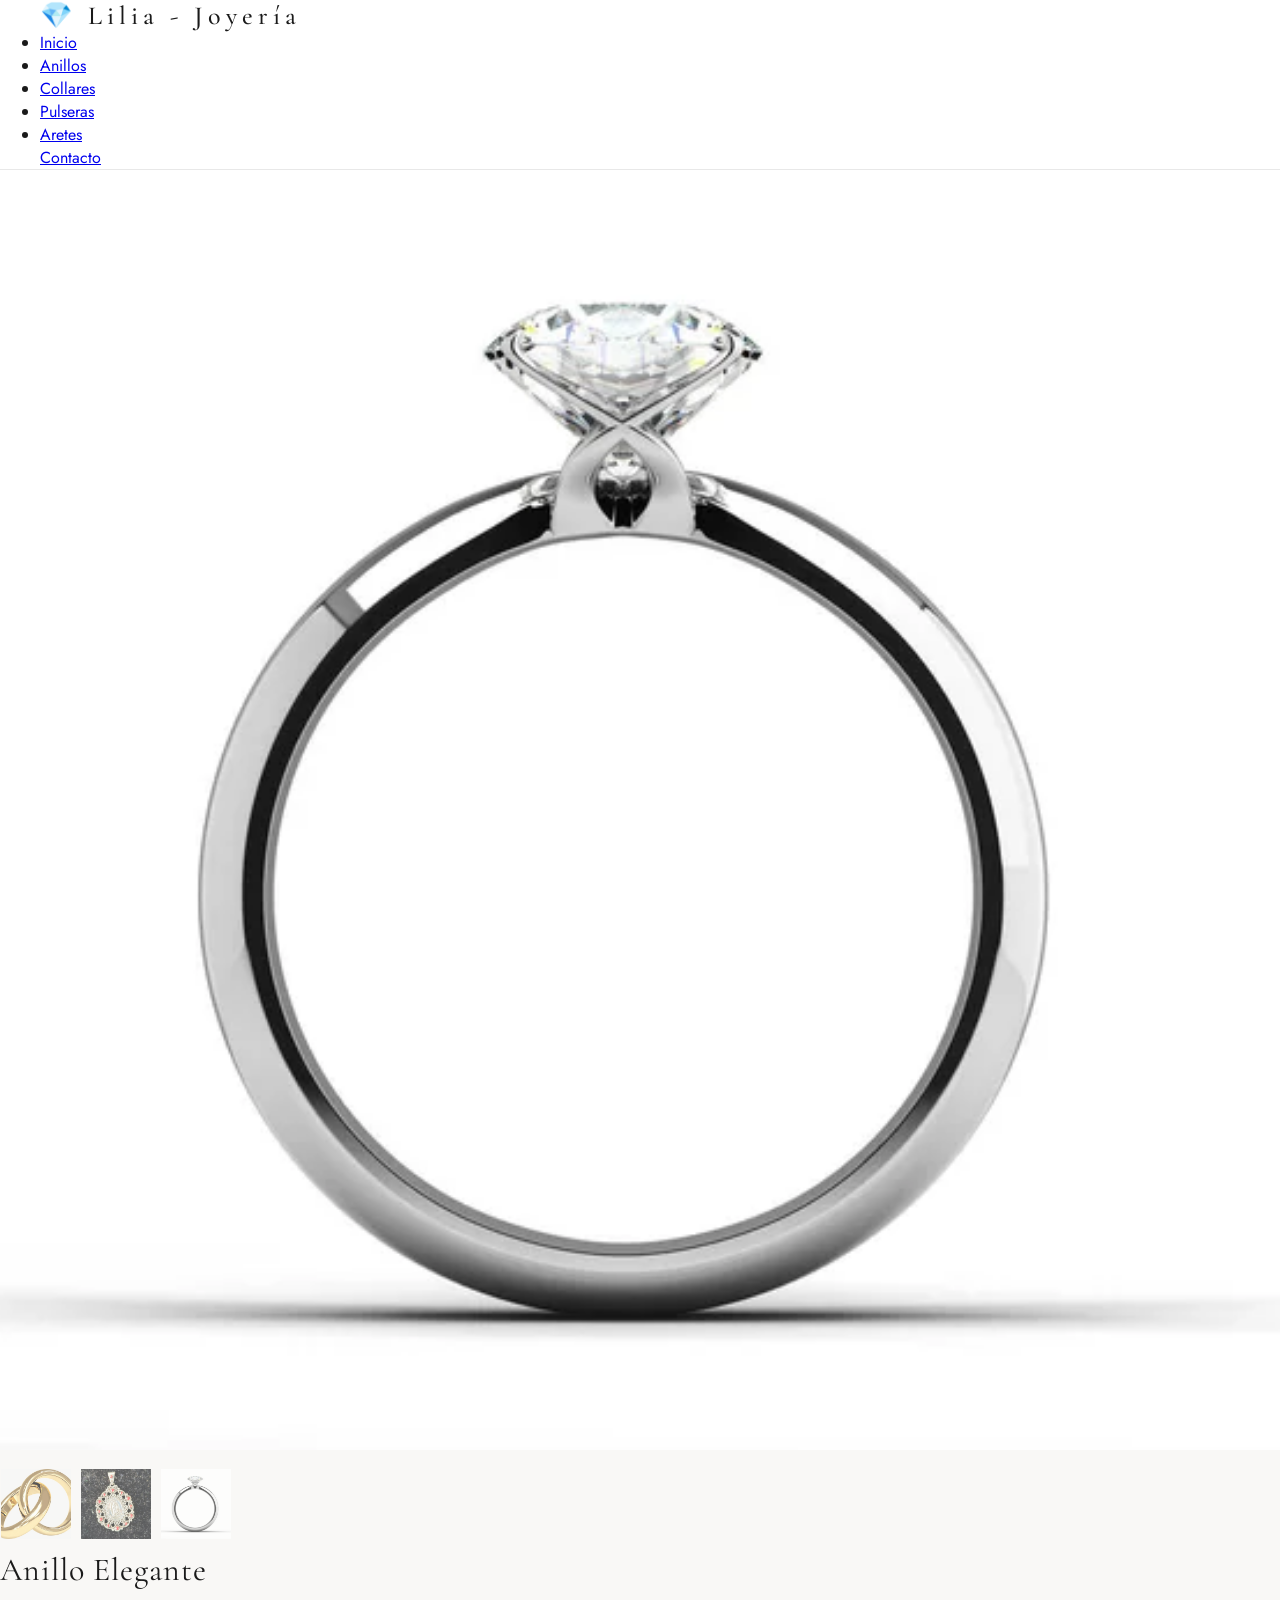
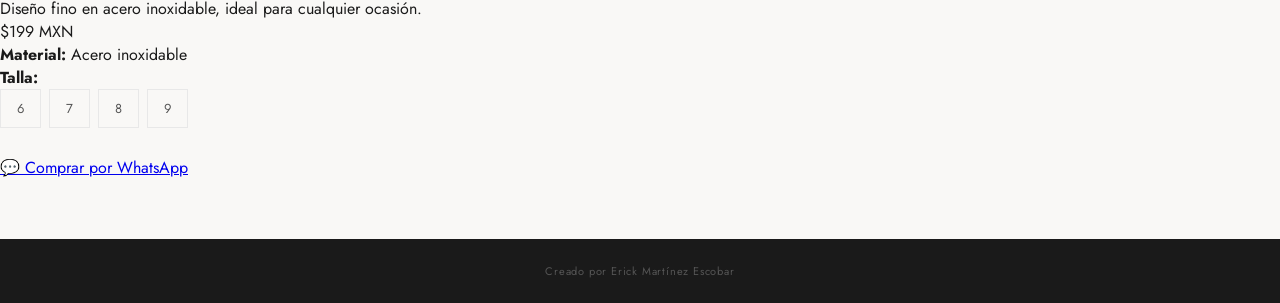
<file: producto-anillo1.html>
<!DOCTYPE html>
<html lang="es">
<head>
    <meta charset="UTF-8">
    <meta name="viewport" content="width=device-width, initial-scale=1.0">
    <title>Anillo Elegante</title>
    <link rel="stylesheet" href="styles.css">
</head>

<body>

<div class="contenedor">

    <header class="header">
        <div class="logo">💎 Lilia - Joyería</div>

        <nav class="menu">
            <ul>
                <li><a href="index.html">Inicio</a></li>
                <li><a href="anillos.html">Anillos</a></li>
                <li><a href="collares.html">Collares</a></li>
                <li><a href="pulseras.html">Pulseras</a></li>
                <li><a href="aretes.html">Aretes</a></li>
            </ul>
        </nav>

        <div class="contacto">
            <a href="contacto.html">Contacto</a>
        </div>
    </header>

    <!-- DETALLE -->
    <section class="detalle-producto">

        <div class="detalle-contenido">


            <div class="galeria">

                <!-- IMAGEN PRINCIPAL -->
                <img src="img/1.jpg" class="img-principal" id="imgPrincipal">

                <!-- MINIATURAS -->
                <div class="miniaturas">
                    <img src="img/2.jpg" onclick="cambiarImagen(this)">
                    <img src="img/3.jpg" onclick="cambiarImagen(this)">
                    <img src="img/1.jpg" onclick="cambiarImagen(this)">
                </div>

            </div>
            <div class="detalle-info">
                <h1>Anillo Elegante</h1>
                <p>Diseño fino en acero inoxidable, ideal para cualquier ocasión.</p>

                <span class="precio">$199 MXN</span>

                <!-- MATERIAL -->
                <p class="material"><strong>Material:</strong> Acero inoxidable</p>

                <!-- TALLAS -->
                <div class="tallas">
                    <p><strong>Talla:</strong></p>
                    <div class="opciones-talla">
                        <button onclick="seleccionarTalla(this)">6</button>
                        <button onclick="seleccionarTalla(this)">7</button>
                        <button onclick="seleccionarTalla(this)">8</button>
                        <button onclick="seleccionarTalla(this)">9</button>
                    </div>
                </div>

                <a href="https://wa.me/5215571776744?text=Hola,%20me%20interesa%20el%20Anillo%20Elegante" 
                target="_blank" class="btn-whatsapp">
                💬 Comprar por WhatsApp
                </a>
            </div>

        </div>

    </section>

    <footer class="footer">
        <p class="autor">Creado por Erick Martínez Escobar</p>
    </footer>

</div>


    <script>
    function cambiarImagen(img) {
        document.getElementById("imgPrincipal").src = img.src;
    }
    </script>


    <script>
    function seleccionarTalla(btn) {
        // quitar selección anterior
        document.querySelectorAll(".opciones-talla button")
            .forEach(b => b.classList.remove("activa"));

        // activar la seleccionada
        btn.classList.add("activa");
    }
    </script>

</body>
</html>
</file>
<file: styles.css>
/* ============================================================
   LILIA JOYERÍA — styles.css
   Paleta: crema #f9f8f6 · negro #1a1a1a · dorado #d4af37
   ============================================================ */

@import url('https://fonts.googleapis.com/css2?family=Cormorant+Garamond:ital,wght@0,400;0,500;1,400&family=Jost:wght@300;400;500&display=swap');

/* ===== RESET ===== */
*, *::before, *::after {
    box-sizing: border-box;
    margin: 0;
    padding: 0;
}

/* ===== VARIABLES ===== */
:root {
    --gold:      #d4af37;
    --gold-dark: #b8952e;
    --black:     #1a1a1a;
    --cream:     #f9f8f6;
    --cream-2:   #f0ede8;
    --gray:      #888;
    --gray-light:#e8e8e8;
    --font-display: 'Cormorant Garamond', Georgia, serif;
    --font-body:    'Jost', Arial, sans-serif;
}

html, body {
    margin: 0;
    padding: 0;
    background: var(--cream);
    font-family: var(--font-body);
    color: var(--black);
    min-height: 100%;
}

/* ===== TOPBAR ===== */
.topbar {
    background: var(--black);
    color: #aaa;
    font-size: 11px;
    letter-spacing: 0.8px;
    text-align: center;
    padding: 8px 20px;
}
.topbar strong {
    color: var(--gold);
    font-weight: 400;
}

/* ===== HEADER ===== */
.header {
    background: #fff;
    border-bottom: 1px solid var(--gray-light);
    padding: 0 40px;
    position: sticky;
    top: 0;
    z-index: 100;
}

.header-top {
    display: flex;
    align-items: center;
    justify-content: space-between;
    padding: 20px 0 16px;
}

.logo {
    font-family: var(--font-display);
    font-size: 26px;
    font-weight: 500;
    letter-spacing: 5px;
    color: var(--black);
    text-decoration: none;
}
.logo .gem {
    color: var(--gold);
    font-style: italic;
    margin-right: 4px;
}

.header-actions {
    display: flex;
    align-items: center;
    gap: 12px;
}

.btn-contacto {
    background: var(--gold);
    color: var(--black);
    border: none;
    padding: 9px 20px;
    font-family: var(--font-body);
    font-size: 12px;
    letter-spacing: 1px;
    cursor: pointer;
    text-decoration: none;
    display: inline-block;
    transition: background 0.2s;
}
.btn-contacto:hover {
    background: var(--gold-dark);
}

/* ===== NAVEGACIÓN ===== */
.nav {
    display: flex;
    gap: 0;
    border-top: 1px solid var(--gray-light);
}

.nav a {
    font-size: 12px;
    letter-spacing: 1.5px;
    text-transform: uppercase;
    color: var(--gray);
    text-decoration: none;
    padding: 14px 20px;
    border-bottom: 2px solid transparent;
    transition: color 0.2s, border-color 0.2s;
}
.nav a:first-child {
    padding-left: 0;
}
.nav a:hover {
    color: var(--black);
}
.nav a.active {
    color: var(--black);
    border-bottom-color: var(--gold);
}

/* ===== BREADCRUMB ===== */
.breadcrumb {
    padding: 14px 40px;
    font-size: 11px;
    letter-spacing: 0.5px;
    color: #aaa;
}
.breadcrumb a {
    color: #aaa;
    text-decoration: none;
}
.breadcrumb a:hover {
    color: var(--black);
}
.breadcrumb .sep {
    margin: 0 8px;
}
.breadcrumb .current {
    color: var(--black);
}

/* ===== HERO (solo página de inicio) ===== */
.hero {
    background: var(--black);
    min-height: 70vh;
    display: flex;
    align-items: center;
    justify-content: center;
    text-align: center;
    padding: 60px 40px;
    position: relative;
    overflow: hidden;
}
.hero::before {
    content: '';
    position: absolute;
    inset: 0;
    background: radial-gradient(ellipse at 60% 40%, rgba(212,175,55,0.08) 0%, transparent 70%);
}
.hero-content {
    position: relative;
    z-index: 1;
}
.hero-eyebrow {
    font-size: 11px;
    letter-spacing: 4px;
    text-transform: uppercase;
    color: var(--gold);
    margin-bottom: 20px;
}
.hero h1 {
    font-family: var(--font-display);
    font-size: clamp(42px, 6vw, 80px);
    font-weight: 400;
    color: #fff;
    line-height: 1.1;
    margin-bottom: 20px;
}
.hero h1 em {
    color: var(--gold);
    font-style: italic;
}
.hero p {
    font-size: 15px;
    color: #aaa;
    letter-spacing: 0.5px;
    margin-bottom: 36px;
}
.hero-cta {
    display: inline-block;
    border: 1px solid var(--gold);
    color: var(--gold);
    padding: 13px 36px;
    font-size: 11px;
    letter-spacing: 2px;
    text-transform: uppercase;
    text-decoration: none;
    transition: all 0.3s;
}
.hero-cta:hover {
    background: var(--gold);
    color: var(--black);
}

/* ===== LAYOUT CATÁLOGO ===== */
.catalog-layout {
    display: flex;
    min-height: calc(100vh - 130px);
}

/* ===== SIDEBAR FILTROS ===== */
.sidebar {
    width: 230px;
    flex-shrink: 0;
    padding: 30px 30px 30px 40px;
    border-right: 1px solid var(--gray-light);
    background: #fff;
}

.sidebar-section {
    margin-bottom: 28px;
}

.sidebar-title {
    font-size: 10px;
    letter-spacing: 2px;
    text-transform: uppercase;
    color: #aaa;
    margin-bottom: 14px;
    padding-bottom: 10px;
    border-bottom: 1px solid var(--gray-light);
}

.filter-item {
    display: flex;
    align-items: center;
    gap: 10px;
    padding: 5px 0;
    cursor: pointer;
}
.filter-item input[type="checkbox"] {
    accent-color: var(--gold);
    width: 14px;
    height: 14px;
    cursor: pointer;
}
.filter-item label {
    font-size: 13px;
    color: #555;
    cursor: pointer;
    letter-spacing: 0.3px;
}
.filter-item:hover label {
    color: var(--black);
}

.color-swatches {
    display: flex;
    gap: 8px;
    flex-wrap: wrap;
}
.swatch {
    width: 22px;
    height: 22px;
    border-radius: 50%;
    border: 2px solid transparent;
    cursor: pointer;
    transition: border-color 0.2s;
}
.swatch:hover, .swatch.active {
    border-color: var(--gold);
    outline: 1px solid var(--gold-dark);
    outline-offset: 2px;
}

.size-options {
    display: flex;
    flex-wrap: wrap;
    gap: 6px;
}
.size-btn {
    border: 1px solid var(--gray-light);
    background: none;
    padding: 5px 12px;
    font-size: 12px;
    font-family: var(--font-body);
    cursor: pointer;
    color: #555;
    transition: all 0.2s;
}
.size-btn:hover {
    border-color: var(--black);
    color: var(--black);
}
.size-btn.active {
    border-color: var(--gold);
    background: #fffbef;
    color: var(--black);
}

.price-display {
    font-size: 13px;
    color: #555;
    margin-bottom: 8px;
    letter-spacing: 0.3px;
}
input[type="range"] {
    width: 100%;
    accent-color: var(--gold);
}

/* ===== MAIN CATÁLOGO ===== */
.catalog-main {
    flex: 1;
    padding: 30px 40px;
    background: var(--cream);
}

.catalog-header {
    display: flex;
    justify-content: space-between;
    align-items: flex-end;
    margin-bottom: 6px;
}

.catalog-title {
    font-family: var(--font-display);
    font-size: 32px;
    font-weight: 400;
    letter-spacing: 1px;
    color: var(--black);
}

.sort-select {
    font-family: var(--font-body);
    font-size: 12px;
    color: #555;
    border: 1px solid var(--gray-light);
    padding: 8px 12px;
    background: #fff;
    cursor: pointer;
    letter-spacing: 0.3px;
}
.sort-select:focus {
    outline: 1px solid var(--gold);
}

.result-count {
    font-size: 12px;
    color: #aaa;
    letter-spacing: 0.5px;
    margin-bottom: 24px;
}

/* ===== GRID PRODUCTOS ===== */
.products-grid {
    display: grid;
    grid-template-columns: repeat(auto-fill, minmax(180px, 1fr));
    gap: 1px;
    background: var(--gray-light);
    border: 1px solid var(--gray-light);
}

/* ===== CARD PRODUCTO ===== */
.card {
    background: #fff;
    cursor: pointer;
    position: relative;
    display: flex;
    flex-direction: column;
    transition: box-shadow 0.25s;
}
.card:hover {
    box-shadow: 0 4px 24px rgba(0,0,0,0.08);
    z-index: 2;
}

.card-img-wrap {
    position: relative;
    background: var(--cream-2);
    aspect-ratio: 1 / 1;
    overflow: hidden;
    display: flex;
    align-items: center;
    justify-content: center;
}
.card-img-wrap img {
    width: 100%;
    height: 100%;
    object-fit: cover;
    transition: transform 0.4s ease;
}
.card:hover .card-img-wrap img {
    transform: scale(1.04);
}

/* Placeholder si no hay imagen */
.card-img-placeholder {
    width: 60%;
    height: 60%;
    opacity: 0.12;
}

.card-badge {
    position: absolute;
    top: 12px;
    left: 12px;
    font-size: 9px;
    letter-spacing: 1px;
    text-transform: uppercase;
    padding: 4px 8px;
    background: var(--black);
    color: #fff;
}
.card-badge.gold {
    background: var(--gold);
    color: var(--black);
}

.card-wishlist {
    position: absolute;
    top: 10px;
    right: 12px;
    font-size: 18px;
    color: #ccc;
    background: none;
    border: none;
    cursor: pointer;
    transition: color 0.2s;
    line-height: 1;
}
.card-wishlist:hover {
    color: var(--gold);
}

.card-info {
    padding: 14px 14px 6px;
    display: flex;
    flex-direction: column;
    flex: 1;
}
.card-info h3 {
    font-family: var(--font-display);
    font-size: 15px;
    font-weight: 400;
    line-height: 1.35;
    color: var(--black);
    margin-bottom: 4px;
    display: -webkit-box;
    -webkit-line-clamp: 2;
    -webkit-box-orient: vertical;
    overflow: hidden;
}
.card-material {
    font-size: 11px;
    letter-spacing: 0.5px;
    color: #aaa;
    margin-bottom: 10px;
    flex: 1;
}
.card-price {
    font-size: 14px;
    color: var(--black);
    font-weight: 500;
    letter-spacing: 0.3px;
}
.card-price .old-price {
    font-size: 12px;
    color: #bbb;
    text-decoration: line-through;
    margin-left: 6px;
    font-weight: 400;
}

.card-btn {
    width: 100%;
    background: var(--black);
    color: #fff;
    border: none;
    padding: 11px;
    font-family: var(--font-body);
    font-size: 11px;
    letter-spacing: 1.5px;
    text-transform: uppercase;
    cursor: pointer;
    margin-top: 12px;
    opacity: 0;
    transform: translateY(6px);
    transition: opacity 0.25s, transform 0.25s, background 0.2s;
}
.card:hover .card-btn {
    opacity: 1;
    transform: translateY(0);
}
.card-btn:hover {
    background: var(--gold);
    color: var(--black);
}

/* ===== CONTACTO ===== */
.contacto-section {
    max-width: 680px;
    margin: 40px auto;
    padding: 0 40px;
}
.contacto-section h2 {
    font-family: var(--font-display);
    font-size: 28px;
    font-weight: 400;
    margin-bottom: 24px;
    letter-spacing: 1px;
}
.whatsapp {
    display: inline-flex;
    align-items: center;
    gap: 10px;
    background: #25D366;
    color: #fff;
    padding: 12px 24px;
    font-size: 13px;
    letter-spacing: 0.5px;
    text-decoration: none;
    transition: background 0.2s;
    margin-bottom: 30px;
}
.whatsapp:hover {
    background: #1ebe5d;
}
.redes {
    display: flex;
    gap: 20px;
    flex-wrap: wrap;
    margin-top: 10px;
}
.redes a {
    font-size: 13px;
    color: #555;
    text-decoration: none;
    letter-spacing: 0.5px;
    border-bottom: 1px solid var(--gray-light);
    padding-bottom: 2px;
    transition: color 0.2s, border-color 0.2s;
}
.redes a:hover {
    color: var(--black);
    border-color: var(--gold);
}

/* ===== DETALLE PRODUCTO ===== */
.detalle-layout {
    display: flex;
    gap: 60px;
    padding: 40px;
    max-width: 1100px;
    margin: 0 auto;
}
.detalle-galeria {
    flex: 1;
}
.img-principal {
    width: 100%;
    aspect-ratio: 1;
    object-fit: cover;
    background: var(--cream-2);
    margin-bottom: 12px;
}
.miniaturas {
    display: flex;
    gap: 8px;
}
.miniaturas img {
    width: 72px;
    height: 72px;
    object-fit: cover;
    cursor: pointer;
    opacity: 0.65;
    transition: opacity 0.2s;
    border: 1px solid transparent;
}
.miniaturas img:hover, .miniaturas img.active {
    opacity: 1;
    border-color: var(--gold);
}
.detalle-info {
    flex: 1;
    padding-top: 10px;
}
.detalle-info h1 {
    font-family: var(--font-display);
    font-size: 32px;
    font-weight: 400;
    letter-spacing: 1px;
    margin-bottom: 8px;
}
.detalle-material {
    font-size: 12px;
    letter-spacing: 1px;
    color: #aaa;
    text-transform: uppercase;
    margin-bottom: 16px;
}
.detalle-precio {
    font-size: 22px;
    color: var(--black);
    font-weight: 500;
    margin-bottom: 24px;
}
.detalle-desc {
    font-size: 14px;
    line-height: 1.8;
    color: #666;
    margin-bottom: 28px;
}
.tallas-label {
    font-size: 11px;
    letter-spacing: 1.5px;
    text-transform: uppercase;
    color: #aaa;
    margin-bottom: 10px;
}
.opciones-talla {
    display: flex;
    gap: 8px;
    flex-wrap: wrap;
    margin-bottom: 28px;
}
.opciones-talla button {
    border: 1px solid var(--gray-light);
    background: none;
    padding: 9px 16px;
    font-family: var(--font-body);
    font-size: 13px;
    cursor: pointer;
    color: #555;
    transition: all 0.2s;
}
.opciones-talla button:hover {
    border-color: var(--black);
    color: var(--black);
}
.opciones-talla button.activa {
    border-color: var(--gold);
    background: #fffbef;
    color: var(--black);
}
.btn-agregar {
    width: 100%;
    background: var(--black);
    color: #fff;
    border: none;
    padding: 15px;
    font-family: var(--font-body);
    font-size: 12px;
    letter-spacing: 2px;
    text-transform: uppercase;
    cursor: pointer;
    transition: background 0.2s;
    margin-bottom: 12px;
}
.btn-agregar:hover {
    background: var(--gold);
    color: var(--black);
}

/* ===== FOOTER ===== */
.footer {
    background: var(--black);
    color: #555;
    text-align: center;
    padding: 24px;
    margin-top: 60px;
    font-size: 11px;
    letter-spacing: 0.8px;
}
.footer strong {
    color: var(--gold);
    font-weight: 400;
}
.autor {
    font-size: 11px;
    color: #555;
}

/* ===== RESPONSIVE ===== */
@media (max-width: 900px) {
    .catalog-layout {
        flex-direction: column;
    }
    .sidebar {
        width: 100%;
        border-right: none;
        border-bottom: 1px solid var(--gray-light);
        padding: 20px;
    }
    .catalog-main {
        padding: 20px;
    }
    .detalle-layout {
        flex-direction: column;
        padding: 20px;
        gap: 30px;
    }
    .header {
        padding: 0 20px;
    }
    .breadcrumb {
        padding: 12px 20px;
    }
}

@media (max-width: 600px) {
    .header-top {
        flex-direction: column;
        gap: 12px;
        padding: 16px 0 12px;
        text-align: center;
    }
    .nav {
        justify-content: center;
        flex-wrap: wrap;
    }
    .nav a {
        padding: 10px 10px;
        font-size: 11px;
    }
    .products-grid {
        grid-template-columns: repeat(2, 1fr);
    }
    .catalog-header {
        flex-direction: column;
        align-items: flex-start;
        gap: 12px;
    }
}

/* ============================================================
   CARRITO — icono en header + página carrito.html
   ============================================================ */

/* ── Icono carrito en header ── */
.carrito-btn {
    position: relative;
    display: inline-flex;
    align-items: center;
    gap: 7px;
    background: none;
    border: 1px solid var(--gray-light);
    padding: 8px 14px;
    font-family: var(--font-body);
    font-size: 12px;
    letter-spacing: 0.5px;
    color: var(--black);
    cursor: pointer;
    text-decoration: none;
    transition: border-color 0.2s, background 0.2s;
}
.carrito-btn:hover {
    border-color: var(--gold);
    background: #fffbef;
}
.carrito-btn svg {
    width: 16px;
    height: 16px;
    flex-shrink: 0;
}
#carrito-badge {
    position: absolute;
    top: -8px;
    right: -8px;
    background: var(--gold);
    color: var(--black);
    font-size: 10px;
    font-weight: 700;
    width: 18px;
    height: 18px;
    border-radius: 50%;
    display: none;
    align-items: center;
    justify-content: center;
    line-height: 1;
}

/* ── Página carrito ── */
.carrito-page {
    max-width: 1000px;
    margin: 0 auto;
    padding: 40px 40px 80px;
    display: grid;
    grid-template-columns: 1fr 340px;
    gap: 40px;
    align-items: start;
}

.carrito-lista-titulo {
    font-family: var(--font-display);
    font-size: 28px;
    font-weight: 400;
    letter-spacing: 1px;
    margin-bottom: 24px;
    color: var(--black);
}

/* Item del carrito */
.carrito-item {
    display: grid;
    grid-template-columns: 80px 1fr auto;
    gap: 16px;
    align-items: center;
    padding: 20px 0;
    border-bottom: 1px solid var(--gray-light);
}
.carrito-item:first-child { border-top: 1px solid var(--gray-light); }

.carrito-item-img {
    width: 80px;
    height: 80px;
    object-fit: cover;
    background: var(--cream-2);
}
.carrito-item-info h3 {
    font-family: var(--font-display);
    font-size: 16px;
    font-weight: 400;
    margin-bottom: 4px;
    color: var(--black);
}
.carrito-item-info .ci-material {
    font-size: 12px;
    color: #aaa;
    letter-spacing: 0.5px;
    margin-bottom: 4px;
}
.carrito-item-info .ci-talla {
    font-size: 12px;
    color: #777;
    letter-spacing: 0.5px;
    margin-bottom: 10px;
}
.carrito-item-info .ci-precio {
    font-size: 14px;
    font-weight: 500;
    color: var(--black);
}

/* Controles cantidad */
.ci-cantidad {
    display: flex;
    align-items: center;
    gap: 0;
    margin-top: 10px;
    border: 1px solid var(--gray-light);
    width: fit-content;
}
.ci-cantidad button {
    width: 30px;
    height: 30px;
    background: none;
    border: none;
    font-size: 16px;
    cursor: pointer;
    color: var(--black);
    transition: background 0.15s;
    display: flex;
    align-items: center;
    justify-content: center;
}
.ci-cantidad button:hover { background: var(--cream-2); }
.ci-cantidad span {
    width: 32px;
    text-align: center;
    font-size: 13px;
    border-left: 1px solid var(--gray-light);
    border-right: 1px solid var(--gray-light);
    height: 30px;
    line-height: 30px;
}

/* Eliminar */
.ci-eliminar {
    background: none;
    border: none;
    cursor: pointer;
    color: #ccc;
    font-size: 20px;
    transition: color 0.2s;
    align-self: start;
    padding: 0;
    line-height: 1;
}
.ci-eliminar:hover { color: #e05555; }

/* Carrito vacío */
.carrito-vacio {
    text-align: center;
    padding: 60px 20px;
    color: #aaa;
}
.carrito-vacio svg {
    width: 48px;
    height: 48px;
    opacity: 0.2;
    margin-bottom: 16px;
}
.carrito-vacio p {
    font-size: 14px;
    margin-bottom: 20px;
    letter-spacing: 0.5px;
}
.carrito-vacio a {
    font-size: 12px;
    letter-spacing: 1.5px;
    text-transform: uppercase;
    color: var(--black);
    border-bottom: 1px solid var(--gold);
    text-decoration: none;
    padding-bottom: 2px;
}

/* ── Panel resumen ── */
.carrito-resumen {
    background: var(--cream-2);
    padding: 28px 24px;
    position: sticky;
    top: 100px;
}
.carrito-resumen h2 {
    font-family: var(--font-display);
    font-size: 20px;
    font-weight: 400;
    margin-bottom: 20px;
    letter-spacing: 0.5px;
}
.resumen-fila {
    display: flex;
    justify-content: space-between;
    font-size: 13px;
    color: #666;
    margin-bottom: 10px;
    letter-spacing: 0.3px;
}
.resumen-fila.total {
    font-size: 16px;
    font-weight: 500;
    color: var(--black);
    border-top: 1px solid #ddd;
    margin-top: 16px;
    padding-top: 16px;
    margin-bottom: 20px;
}
.resumen-envio {
    font-size: 11px;
    color: #aaa;
    text-align: center;
    margin-bottom: 20px;
    letter-spacing: 0.5px;
}

.btn-pagar {
    width: 100%;
    background: var(--black);
    color: #fff;
    border: none;
    padding: 15px;
    font-family: var(--font-body);
    font-size: 12px;
    letter-spacing: 2px;
    text-transform: uppercase;
    cursor: pointer;
    transition: background 0.2s;
    margin-bottom: 10px;
}
.btn-pagar:hover { background: var(--gold); color: var(--black); }
.btn-pagar:disabled {
    background: #ccc;
    cursor: not-allowed;
}

.btn-vaciar {
    width: 100%;
    background: none;
    border: 1px solid #ddd;
    padding: 12px;
    font-family: var(--font-body);
    font-size: 11px;
    letter-spacing: 1.5px;
    text-transform: uppercase;
    color: #aaa;
    cursor: pointer;
    transition: border-color 0.2s, color 0.2s;
}
.btn-vaciar:hover { border-color: #e05555; color: #e05555; }

/* ── Modal confirmación pedido ── */
.modal-overlay {
    display: none;
    position: fixed;
    inset: 0;
    background: rgba(0,0,0,0.5);
    z-index: 999;
    align-items: center;
    justify-content: center;
}
.modal-overlay.visible { display: flex; }
.modal-box {
    background: #fff;
    max-width: 480px;
    width: 90%;
    padding: 40px;
    text-align: center;
}
.modal-box h2 {
    font-family: var(--font-display);
    font-size: 26px;
    font-weight: 400;
    margin-bottom: 12px;
    color: var(--black);
}
.modal-box p {
    font-size: 14px;
    color: #666;
    line-height: 1.8;
    margin-bottom: 10px;
}
.modal-box .modal-cuenta {
    background: var(--cream-2);
    padding: 16px;
    margin: 20px 0;
    font-size: 13px;
    color: var(--black);
    line-height: 2;
    text-align: left;
}
.modal-box .modal-cuenta strong { color: var(--gold); }
.modal-cerrar {
    background: var(--black);
    color: #fff;
    border: none;
    padding: 13px 32px;
    font-family: var(--font-body);
    font-size: 11px;
    letter-spacing: 2px;
    text-transform: uppercase;
    cursor: pointer;
    margin-top: 10px;
    transition: background 0.2s;
}
.modal-cerrar:hover { background: var(--gold); color: var(--black); }

/* ── Responsive carrito ── */
@media (max-width: 700px) {
    .carrito-page {
        grid-template-columns: 1fr;
        padding: 20px;
        gap: 24px;
    }
    .carrito-resumen { position: static; }
    .carrito-item { grid-template-columns: 64px 1fr auto; gap: 12px; }
    .carrito-item-img { width: 64px; height: 64px; }
}

/* ============================================================
   CONTACTO
   ============================================================ */

.contacto-page {
    max-width: 900px;
    margin: 0 auto;
    padding: 50px 40px 80px;
}

.contacto-hero {
    text-align: center;
    margin-bottom: 60px;
}
.contacto-hero .eyebrow {
    font-size: 11px;
    letter-spacing: 4px;
    text-transform: uppercase;
    color: var(--gold);
    margin-bottom: 14px;
}
.contacto-hero h1 {
    font-family: var(--font-display);
    font-size: clamp(32px, 5vw, 56px);
    font-weight: 400;
    color: var(--black);
    margin-bottom: 14px;
    letter-spacing: 1px;
}
.contacto-hero p {
    font-size: 15px;
    color: var(--gray);
    letter-spacing: 0.5px;
}

/* Grid de tarjetas de contacto */
.contacto-grid {
    display: grid;
    grid-template-columns: 1fr 1fr;
    gap: 20px;
    margin-bottom: 40px;
}

.contacto-card {
    background: #fff;
    border: 1px solid var(--gray-light);
    padding: 32px 28px;
    display: flex;
    flex-direction: column;
    gap: 12px;
    transition: border-color 0.2s, box-shadow 0.2s;
}
.contacto-card:hover {
    border-color: var(--gold);
    box-shadow: 0 4px 20px rgba(0,0,0,0.06);
}
.contacto-card-icono {
    font-size: 28px;
    line-height: 1;
}
.contacto-card-titulo {
    font-family: var(--font-display);
    font-size: 20px;
    font-weight: 400;
    color: var(--black);
    letter-spacing: 0.5px;
}
.contacto-card-desc {
    font-size: 13px;
    color: var(--gray);
    line-height: 1.7;
    flex: 1;
}
.contacto-card-btn {
    display: inline-flex;
    align-items: center;
    gap: 8px;
    padding: 11px 20px;
    font-family: var(--font-body);
    font-size: 11px;
    letter-spacing: 1.5px;
    text-transform: uppercase;
    text-decoration: none;
    cursor: pointer;
    border: none;
    transition: all 0.2s;
    width: fit-content;
    margin-top: 4px;
}
.contacto-card-btn.whatsapp-btn {
    background: #25D366;
    color: #fff;
}
.contacto-card-btn.whatsapp-btn:hover { background: #1ebe5d; }

.contacto-card-btn.outline-btn {
    background: none;
    border: 1px solid var(--gray-light);
    color: var(--black);
}
.contacto-card-btn.outline-btn:hover {
    border-color: var(--gold);
    background: #fffbef;
}

/* Sección redes sociales */
.redes-section {
    border-top: 1px solid var(--gray-light);
    padding-top: 40px;
    margin-bottom: 40px;
}
.redes-section h2 {
    font-family: var(--font-display);
    font-size: 24px;
    font-weight: 400;
    letter-spacing: 1px;
    margin-bottom: 24px;
    color: var(--black);
}
.redes-lista {
    display: flex;
    gap: 16px;
    flex-wrap: wrap;
}
.red-btn {
    display: inline-flex;
    align-items: center;
    gap: 10px;
    padding: 12px 20px;
    border: 1px solid var(--gray-light);
    text-decoration: none;
    font-size: 13px;
    color: var(--black);
    letter-spacing: 0.5px;
    transition: all 0.2s;
    background: #fff;
}
.red-btn:hover {
    border-color: var(--gold);
    background: #fffbef;
}
.red-btn .red-icono { font-size: 18px; }

/* Sección entrega */
.entrega-section {
    background: var(--black);
    color: #fff;
    padding: 36px 32px;
    display: flex;
    gap: 32px;
    align-items: flex-start;
    margin-bottom: 40px;
}
.entrega-icono-wrap {
    font-size: 36px;
    flex-shrink: 0;
    margin-top: 4px;
}
.entrega-section h2 {
    font-family: var(--font-display);
    font-size: 22px;
    font-weight: 400;
    color: var(--gold);
    letter-spacing: 1px;
    margin-bottom: 10px;
}
.entrega-section p {
    font-size: 13px;
    color: #aaa;
    line-height: 1.8;
}
.entrega-section strong { color: #fff; }

/* Horario */
.horario-section {
    border-top: 1px solid var(--gray-light);
    padding-top: 40px;
}
.horario-section h2 {
    font-family: var(--font-display);
    font-size: 24px;
    font-weight: 400;
    letter-spacing: 1px;
    margin-bottom: 20px;
    color: var(--black);
}
.horario-grid {
    display: grid;
    grid-template-columns: repeat(auto-fill, minmax(180px, 1fr));
    gap: 12px;
}
.horario-item {
    background: var(--cream-2);
    padding: 16px;
    font-size: 13px;
}
.horario-dia {
    font-size: 10px;
    letter-spacing: 2px;
    text-transform: uppercase;
    color: var(--gold);
    margin-bottom: 4px;
}
.horario-hora {
    color: var(--black);
    font-weight: 500;
}

@media (max-width: 600px) {
    .contacto-page { padding: 30px 20px 60px; }
    .contacto-grid { grid-template-columns: 1fr; }
    .entrega-section { flex-direction: column; gap: 16px; padding: 24px 20px; }
}
</file>
